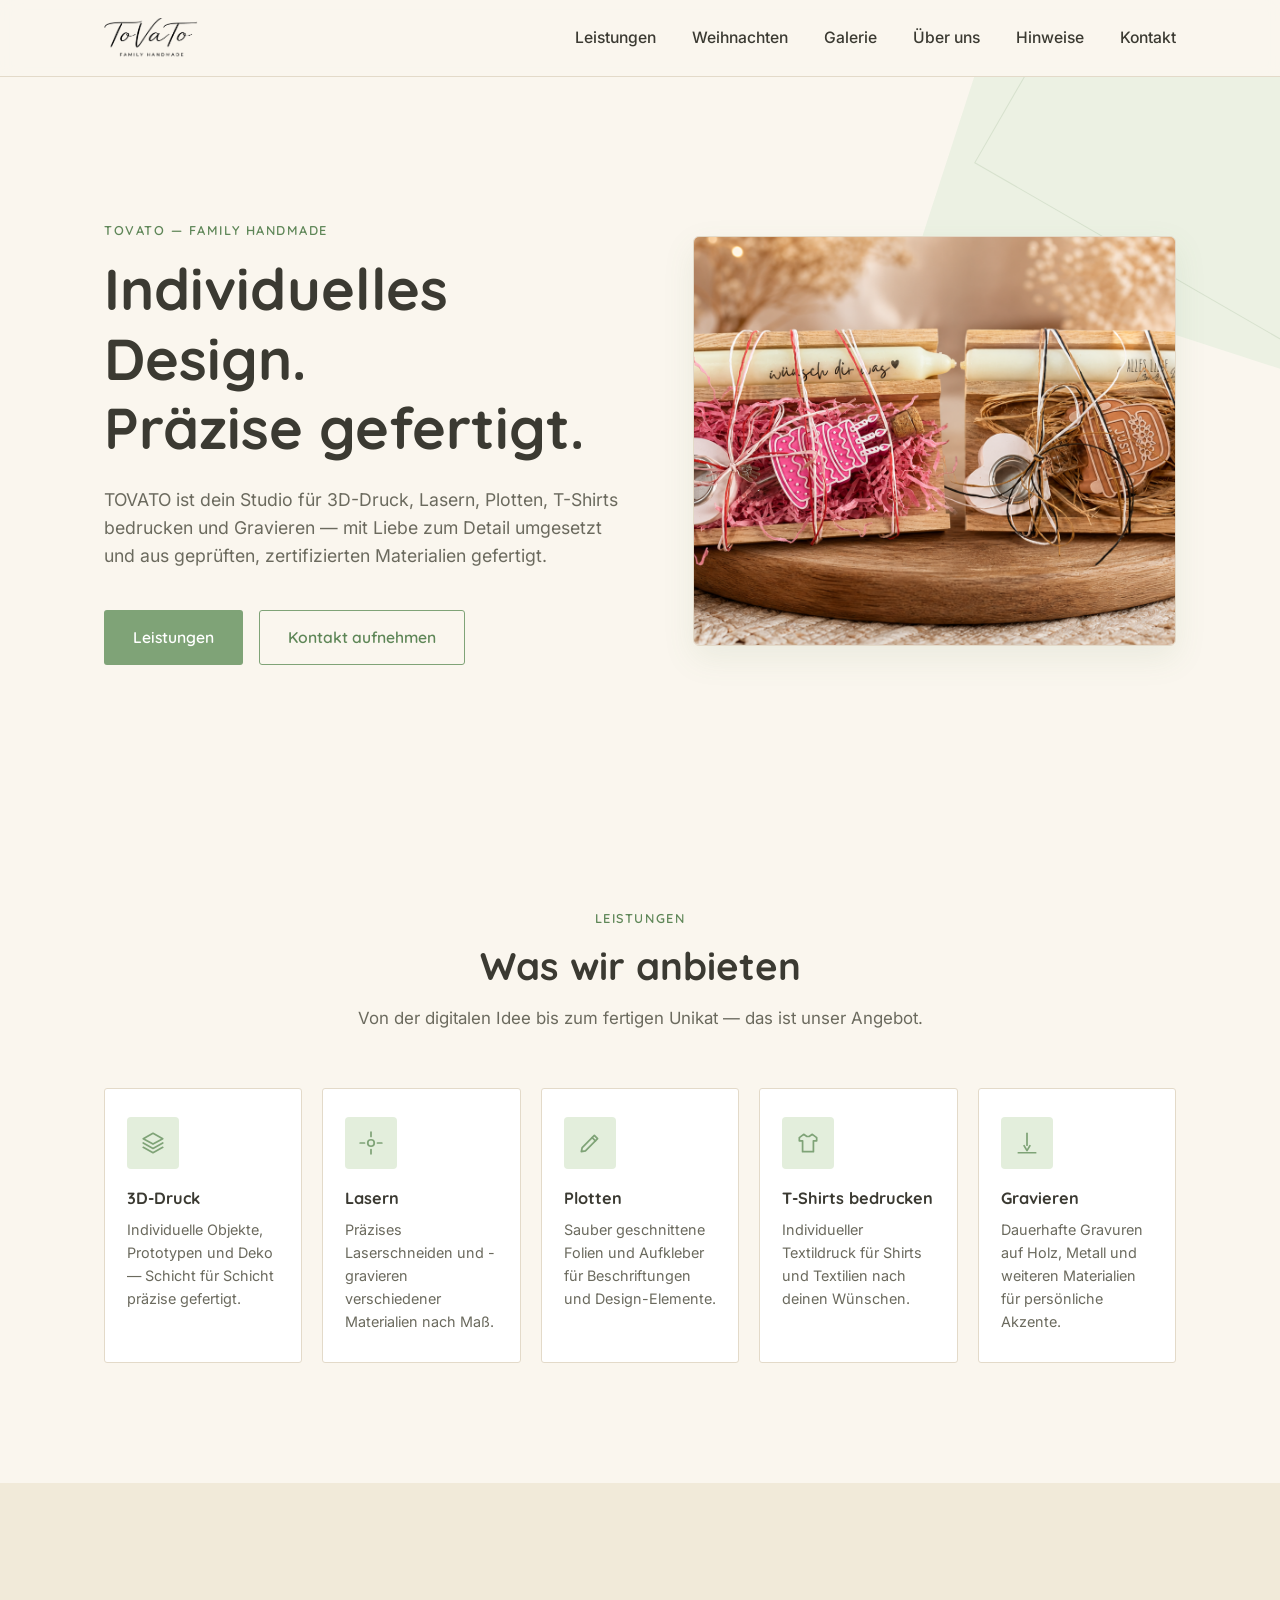
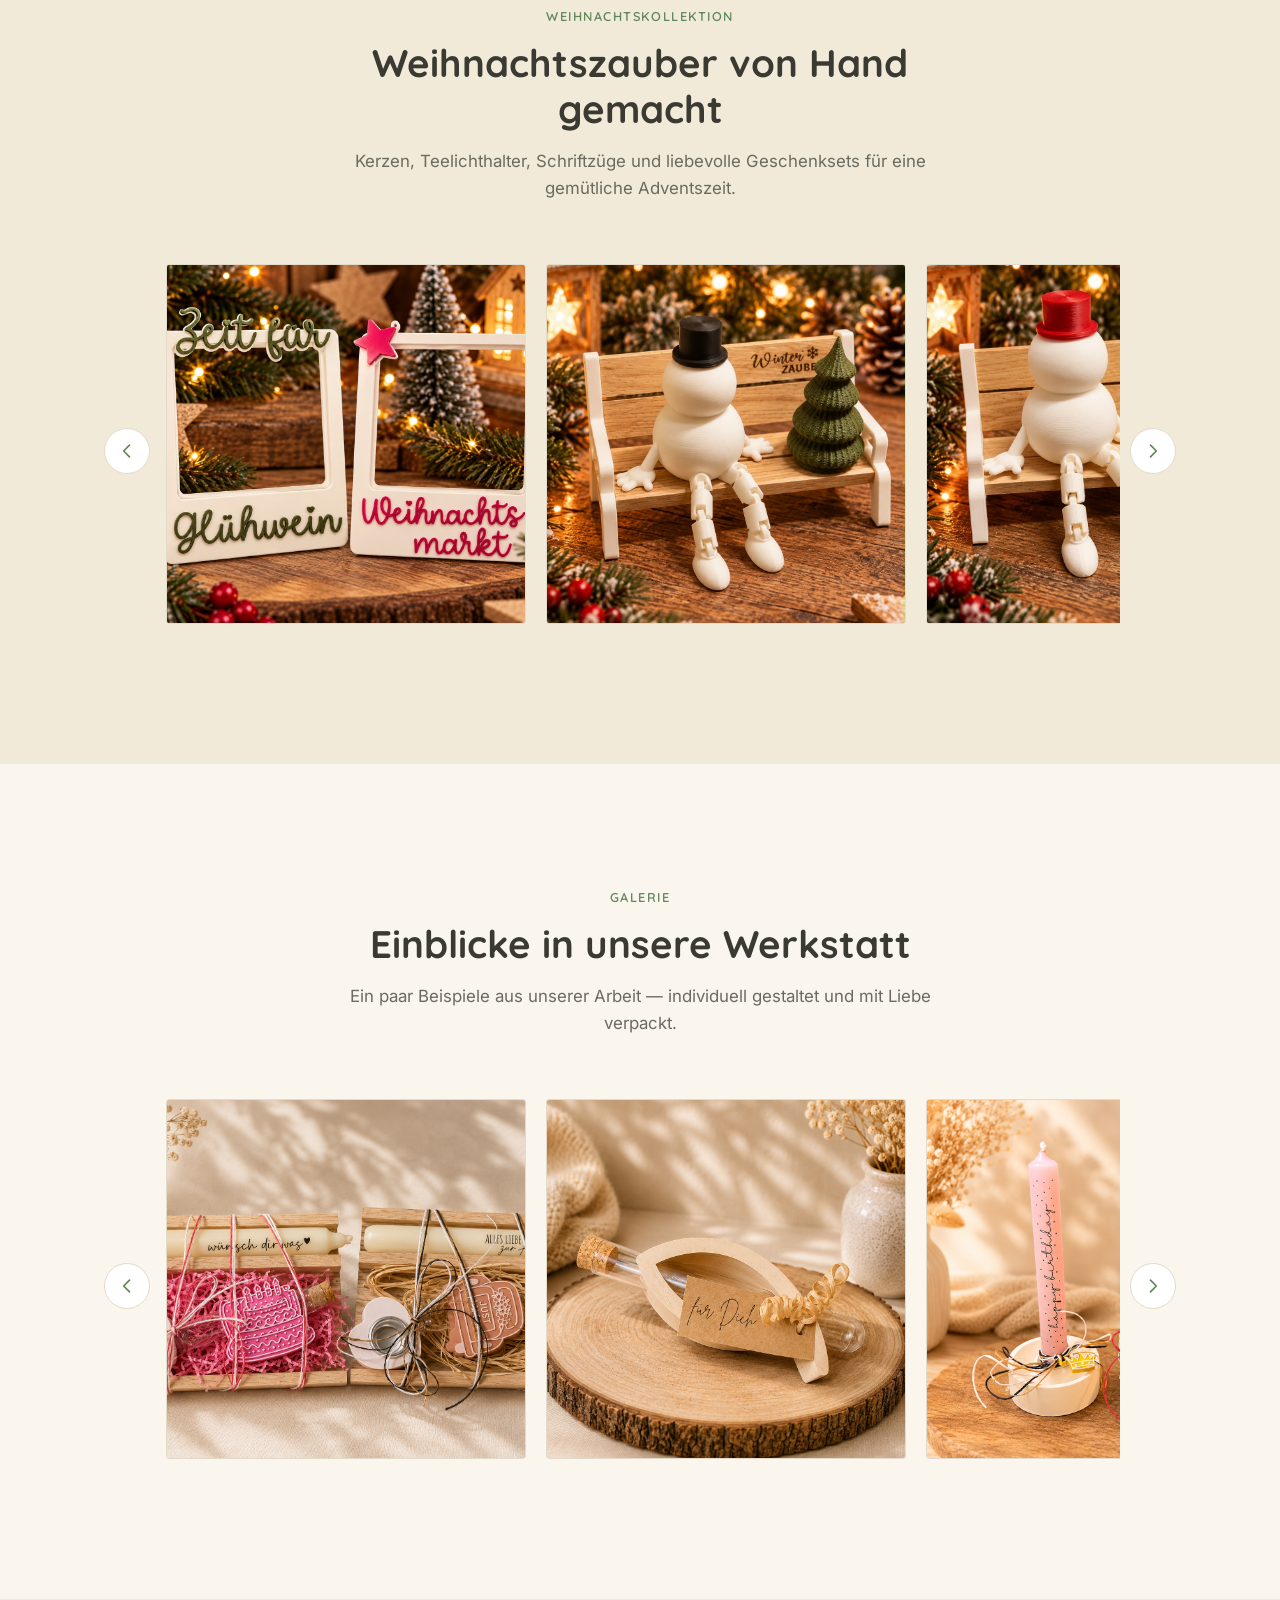
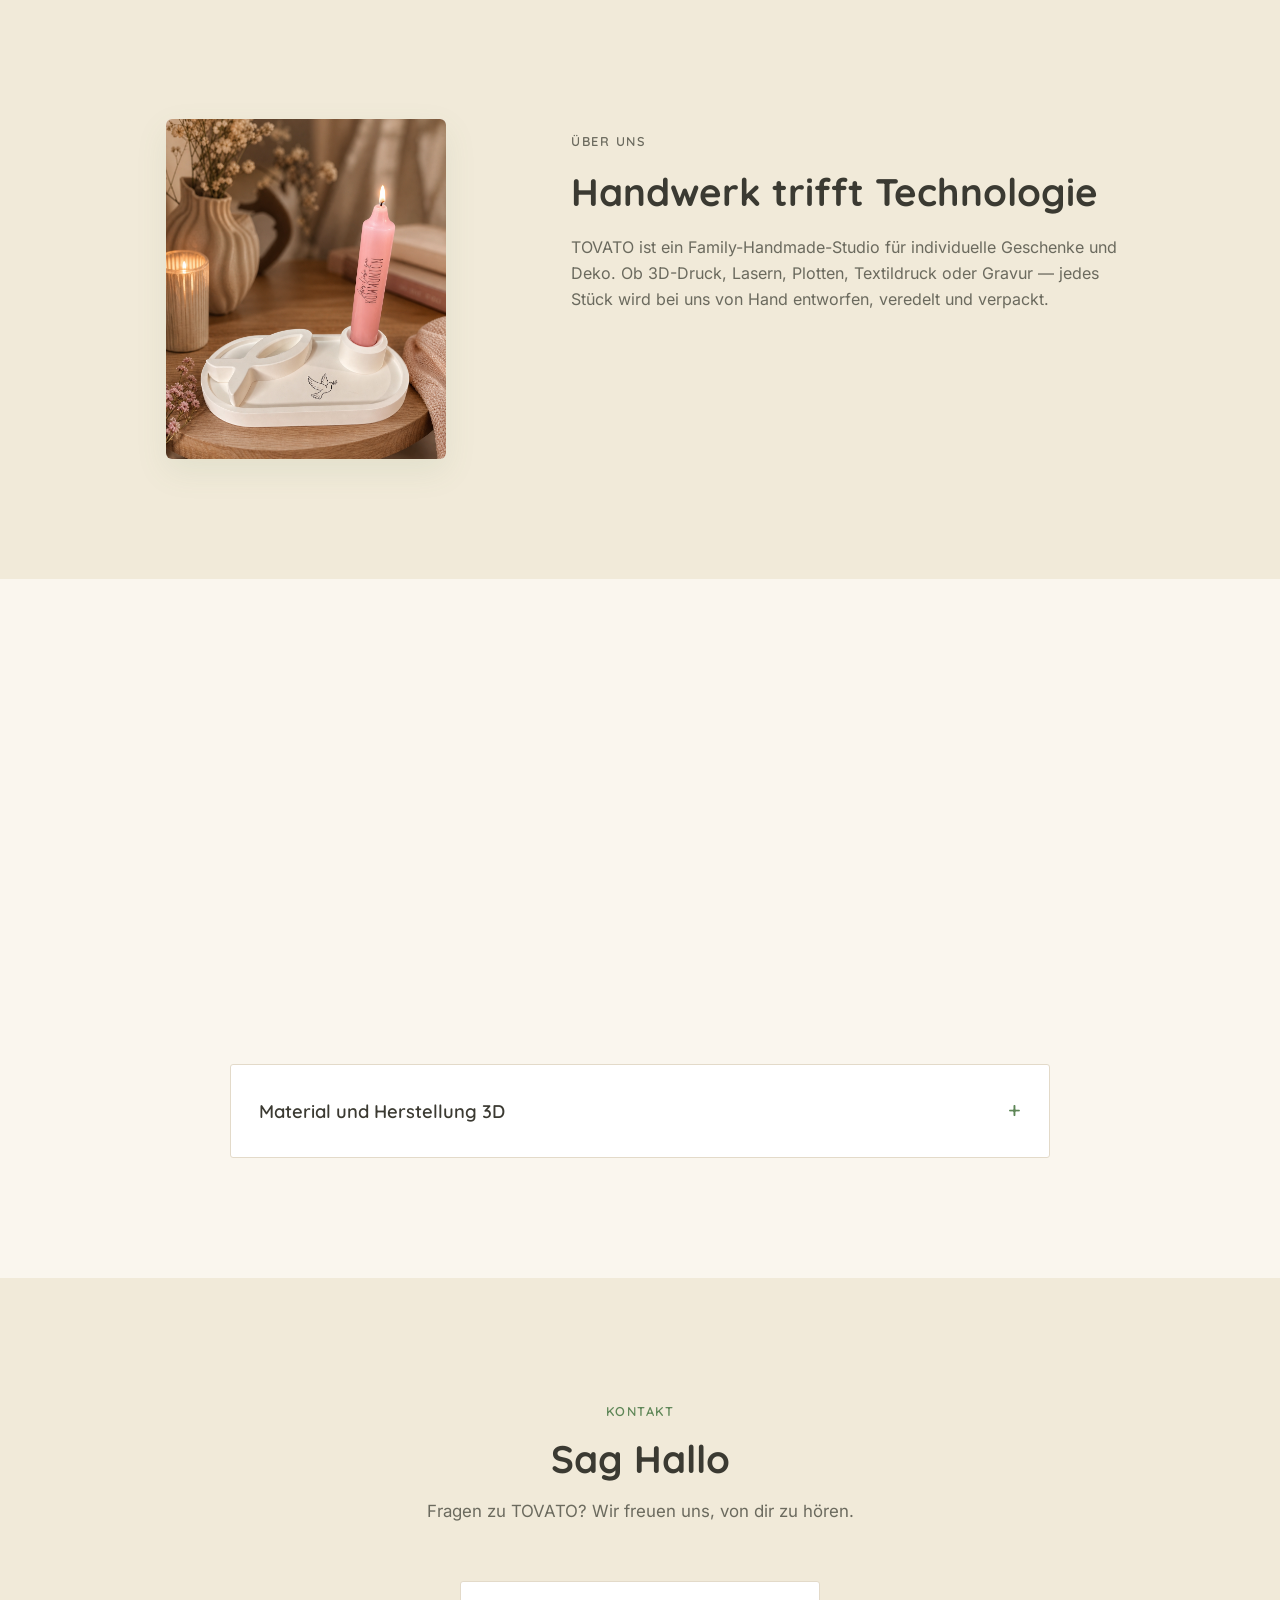
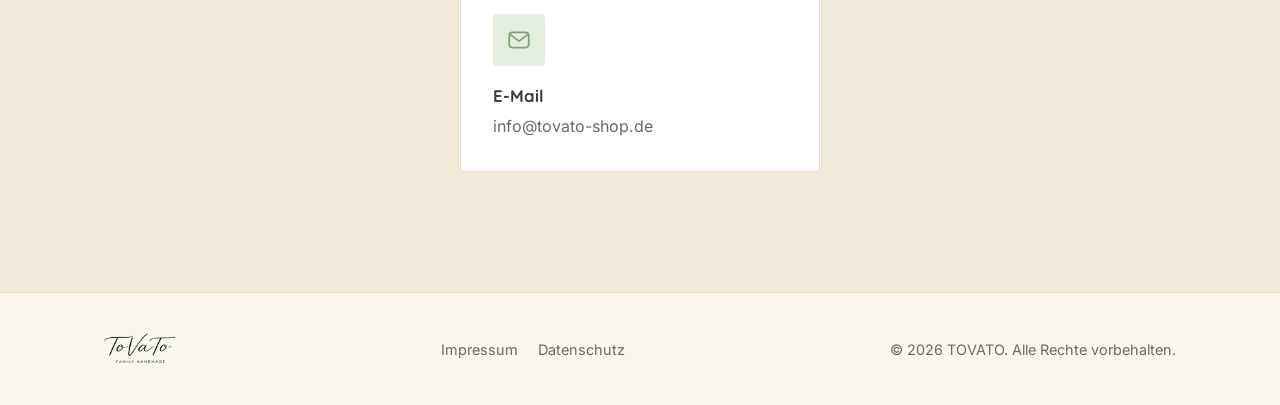
<file: index.html>
<!DOCTYPE html>
<html lang="de">
<head>
  <meta charset="UTF-8" />
  <meta name="viewport" content="width=device-width, initial-scale=1.0" />
  <title>TOVATO — Family Handmade: 3D-Druck, Lasern, Plotten &amp; Gravur</title>
  <meta name="description" content="TOVATO ist ein Family-Handmade-Studio für individuelle Geschenke: 3D-Druck, Lasern, Plotten, T-Shirt-Druck und Gravur. Erfahre mehr über uns und nimm Kontakt auf." />

  <link rel="icon" href="assets/img/favicon.svg" type="image/svg+xml" />
  <link rel="stylesheet" href="assets/css/style.css" />
</head>
<body>

  <a class="skip-link" href="#main">Zum Inhalt springen</a>

  <header class="site-header" id="top">
    <div class="container header-inner">
      <a class="logo" href="#top" aria-label="TOVATO Startseite">
        <img class="logo-img" src="assets/img/logo-transparent.png" alt="TOVATO – Family Handmade" />
      </a>

      <nav class="main-nav" id="main-nav">
        <ul>
          <li><a href="#leistungen">Leistungen</a></li>
          <li><a href="#weihnachten">Weihnachten</a></li>
          <li><a href="#galerie">Galerie</a></li>
          <li><a href="#ueber-uns">Über uns</a></li>
          <li><a href="#zertifikate">Hinweise</a></li>
          <li><a href="#kontakt">Kontakt</a></li>
        </ul>
      </nav>

      <button class="nav-toggle" id="nav-toggle" aria-expanded="false" aria-controls="main-nav" aria-label="Menü öffnen">
        <span></span>
        <span></span>
        <span></span>
      </button>
    </div>
  </header>

  <main id="main">

    <!-- Hero -->
    <section class="hero">
      <div class="hero-blob" aria-hidden="true"></div>
      <div class="container hero-inner">
        <div class="hero-copy">
          <p class="eyebrow reveal">TOVATO — Family Handmade</p>
          <h1 class="reveal">Individuelles Design.<br />Präzise gefertigt.</h1>
          <p class="hero-text reveal">
            TOVATO ist dein Studio für 3D-Druck, Lasern, Plotten, T-Shirts bedrucken und Gravieren —
            mit Liebe zum Detail umgesetzt und aus geprüften, zertifizierten Materialien gefertigt.
          </p>
          <div class="hero-actions reveal">
            <a href="#leistungen" class="btn btn-primary">Leistungen</a>
            <a href="#kontakt" class="btn btn-secondary">Kontakt aufnehmen</a>
          </div>
        </div>
        <div class="hero-media reveal">
          <img src="assets/img/tovato-boxen.png" alt="Personalisierte Holzboxen mit gravierten Kerzen von TOVATO" />
        </div>
      </div>
    </section>

    <!-- Leistungen -->
    <section class="section" id="leistungen">
      <div class="container">
        <div class="section-heading">
          <p class="eyebrow reveal">Leistungen</p>
          <h2 class="reveal">Was wir anbieten</h2>
          <p class="section-lead reveal">
            Von der digitalen Idee bis zum fertigen Unikat — das ist unser Angebot.
          </p>
        </div>

        <div class="service-grid">

          <div class="service-card reveal">
            <div class="service-icon" aria-hidden="true">
              <svg width="26" height="26" viewBox="0 0 24 24" fill="none" xmlns="http://www.w3.org/2000/svg">
                <path d="M12 3L21 8L12 13L3 8L12 3Z" stroke="#7FA377" stroke-width="1.6" stroke-linejoin="round" />
                <path d="M3 12L12 17L21 12" stroke="#7FA377" stroke-width="1.6" stroke-linecap="round" stroke-linejoin="round" />
                <path d="M3 16L12 21L21 16" stroke="#7FA377" stroke-width="1.6" stroke-linecap="round" stroke-linejoin="round" />
              </svg>
            </div>
            <h3>3D-Druck</h3>
            <p>Individuelle Objekte, Prototypen und Deko — Schicht für Schicht präzise gefertigt.</p>
          </div>

          <div class="service-card reveal">
            <div class="service-icon" aria-hidden="true">
              <svg width="26" height="26" viewBox="0 0 24 24" fill="none" xmlns="http://www.w3.org/2000/svg">
                <circle cx="12" cy="12" r="3" stroke="#7FA377" stroke-width="1.6" />
                <path d="M12 2V6M12 18V22M2 12H6M18 12H22" stroke="#7FA377" stroke-width="1.6" stroke-linecap="round" />
              </svg>
            </div>
            <h3>Lasern</h3>
            <p>Präzises Laserschneiden und -gravieren verschiedener Materialien nach Maß.</p>
          </div>

          <div class="service-card reveal">
            <div class="service-icon" aria-hidden="true">
              <svg width="26" height="26" viewBox="0 0 24 24" fill="none" xmlns="http://www.w3.org/2000/svg">
                <path d="M4 20L4.8 16.2L16 5L19 8L7.8 19.2L4 20Z" stroke="#7FA377" stroke-width="1.6" stroke-linejoin="round" />
                <path d="M14 7L17 10" stroke="#7FA377" stroke-width="1.6" stroke-linecap="round" />
              </svg>
            </div>
            <h3>Plotten</h3>
            <p>Sauber geschnittene Folien und Aufkleber für Beschriftungen und Design-Elemente.</p>
          </div>

          <div class="service-card reveal">
            <div class="service-icon" aria-hidden="true">
              <svg width="26" height="26" viewBox="0 0 24 24" fill="none" xmlns="http://www.w3.org/2000/svg">
                <path d="M8 4L4 7V10H7V20H17V10H20V7L16 4L13 6H11L8 4Z" stroke="#7FA377" stroke-width="1.6" stroke-linejoin="round" />
              </svg>
            </div>
            <h3>T-Shirts bedrucken</h3>
            <p>Individueller Textildruck für Shirts und Textilien nach deinen Wünschen.</p>
          </div>

          <div class="service-card reveal">
            <div class="service-icon" aria-hidden="true">
              <svg width="26" height="26" viewBox="0 0 24 24" fill="none" xmlns="http://www.w3.org/2000/svg">
                <path d="M12 3V14" stroke="#7FA377" stroke-width="1.6" stroke-linecap="round" />
                <path d="M9 14L12 19L15 14" stroke="#7FA377" stroke-width="1.6" stroke-linejoin="round" />
                <path d="M4 21H20" stroke="#7FA377" stroke-width="1.6" stroke-linecap="round" />
              </svg>
            </div>
            <h3>Gravieren</h3>
            <p>Dauerhafte Gravuren auf Holz, Metall und weiteren Materialien für persönliche Akzente.</p>
          </div>

        </div>
      </div>
    </section>

    <!-- Weihnachtskollektion -->
    <section class="section section-alt" id="weihnachten">
      <div class="container">
        <div class="section-heading">
          <p class="eyebrow reveal">Weihnachtskollektion</p>
          <h2 class="reveal">Weihnachtszauber von Hand gemacht</h2>
          <p class="section-lead reveal">
            Kerzen, Teelichthalter, Schriftzüge und liebevolle Geschenksets für eine gemütliche Adventszeit.
          </p>
        </div>

        <div class="carousel reveal">
          <button class="carousel-btn carousel-btn-prev" type="button" aria-label="Vorheriges Bild">
            <svg width="20" height="20" viewBox="0 0 24 24" fill="none" xmlns="http://www.w3.org/2000/svg">
              <path d="M15 5L8 12L15 19" stroke="currentColor" stroke-width="2" stroke-linecap="round" stroke-linejoin="round" />
            </svg>
          </button>

          <div class="carousel-track" tabindex="0" role="region" aria-label="Weihnachtskollektion, horizontal scrollbar">
            <div class="carousel-item">
              <img src="assets/img/tovato-weihnachten-fotorahmen-gluehwein-weihnachtsmarkt.jpg" alt="Zwei Bilderrahmen im Sofortbild-Stil mit 3D-Schriftzügen 'Zeit für Glühwein' und 'Weihnachtsmarkt'" loading="lazy" />
            </div>
            <div class="carousel-item">
              <img src="assets/img/tovato-weihnachten-schneemann-bank-winterzauber.jpg" alt="3D-gedruckter Schneemann mit Zylinder auf Holzbank 'Winterzauber' neben grünem Tannenbaum" loading="lazy" />
            </div>
            <div class="carousel-item">
              <img src="assets/img/tovato-weihnachten-schneemann-bank-adventslicht.jpg" alt="Schneemann mit rotem Hut auf Holzbank 'Adventslicht' mit Teelichthalter" loading="lazy" />
            </div>
            <div class="carousel-item">
              <img src="assets/img/tovato-weihnachten-geschenkboxen-holz.jpg" alt="Vier Holz-Geschenkboxen mit Stabkerze, Teelichthalter und Schriftzügen wie 'Merry Christmas' und 'Hohoho'" loading="lazy" />
            </div>
            <div class="carousel-item">
              <img src="assets/img/tovato-weihnachten-geschenkset-sternenfunkeln.jpg" alt="Geschenkset 'Sternenfunkeln für dich' mit rosa Kerze, Tablett, Tanne und Sternkerzenhalter" loading="lazy" />
            </div>
            <div class="carousel-item">
              <img src="assets/img/tovato-weihnachten-kerzentablett-stern-tanne.jpg" alt="Ovales Tablett mit Stern-Kerzenhalter, grüner Kerze 'Kleiner Weihnachtsgruß' und weißer Tanne" loading="lazy" />
            </div>
            <div class="carousel-item">
              <img src="assets/img/tovato-weihnachten-windlicht-haeuser.jpg" alt="Rundes Windlicht mit Häuserkranz und brennendem Teelicht" loading="lazy" />
            </div>
            <div class="carousel-item">
              <img src="assets/img/tovato-weihnachten-teelichthalter-hirsch-weihnachtsmann.jpg" alt="Zwei Teelichthalter mit Hirsch 'Frohe Weihnachten' und Weihnachtsmann 'Merry Christmas'" loading="lazy" />
            </div>
            <div class="carousel-item">
              <img src="assets/img/tovato-weihnachten-kerzenhalter-kugel-tannenbaum.jpg" alt="Kugel-Kerzenhalter mit Sternen und Kerze 'Oh Tannenbaum'" loading="lazy" />
            </div>
            <div class="carousel-item">
              <img src="assets/img/tovato-weihnachten-kerzenhalter-rund-herz.jpg" alt="Runder und herzförmiger Kerzenhalter mit Kerzen 'Wundervolle Weihnachten' und 'Kleiner Weihnachtsgruß'" loading="lazy" />
            </div>
            <div class="carousel-item">
              <img src="assets/img/tovato-weihnachten-herzteller-schneeflockenliebe.jpg" alt="Herzteller 'Schöne Winterzeit' mit rosa Kerze 'Schneeflockenliebe' und grüner Tanne" loading="lazy" />
            </div>
            <div class="carousel-item">
              <img src="assets/img/tovato-weihnachten-herz-kerzenhalter-frohe-weihnachten.jpg" alt="Herz-Kerzenhalter 'Frohe Weihnachten' mit rosa Stabkerze" loading="lazy" />
            </div>
            <div class="carousel-item">
              <img src="assets/img/tovato-weihnachten-vase-hallo-winter.jpg" alt="Gerippte Vase als Kerzenhalter mit Kerze 'Hallo Winter' und Tannen-Anhänger" loading="lazy" />
            </div>
            <div class="carousel-item">
              <img src="assets/img/tovato-weihnachten-teelichthalter-stern-holz.jpg" alt="Stern-Teelichthalter auf Holzbrett mit Sternenband und Sternanis" loading="lazy" />
            </div>
            <div class="carousel-item">
              <img src="assets/img/tovato-weihnachten-schriftzuege-holzsockel.jpg" alt="Schriftzüge 'Schneeflockenzauber', 'Wintermagie' und 'Weihnachtszauber' auf Holzsockeln" loading="lazy" />
            </div>
            <div class="carousel-item">
              <img src="assets/img/tovato-weihnachten-holzschild-weihnachtszauber.jpg" alt="Graviertes Holzschild 'Ein kleines bisschen Weihnachtszauber' mit weißer Fächer-Tanne" loading="lazy" />
            </div>
            <div class="carousel-item">
              <img src="assets/img/tovato-weihnachten-schutzengel-glueck-to-go.jpg" alt="Weiße Schutzengel-Figur in Geschenktüte 'Glück to go' mit Anhänger 'Schutzengel to go'" loading="lazy" />
            </div>
            <div class="carousel-item">
              <img src="assets/img/tovato-weihnachten-geldgeschenk-tannenbaum-wintermoment.jpg" alt="Geldgeschenk als Kerze mit Tannenbaum-Halter 'Kleiner Wintermoment' in Tüte 'Eine Tüte voller Weihnachtszauber'" loading="lazy" />
            </div>
            <div class="carousel-item">
              <img src="assets/img/tovato-weihnachten-duftkerze-schoene-winterzeit.jpg" alt="Kerze im Glas mit Häuser-Motiv und Aufschrift 'Schöne Winterzeit'" loading="lazy" />
            </div>
            <div class="carousel-item">
              <img src="assets/img/tovato-weihnachten-stern-kerzenhalter-oh-tannenbaum.jpg" alt="Sternförmiger Kerzenhalter 'Oh Tannenbaum' mit Schneemann-Kerze und Schneeflocken-Anhänger" loading="lazy" />
            </div>
            <div class="carousel-item">
              <img src="assets/img/tovato-weihnachten-kerzenschale-haus-weihnachtszauber.jpg" alt="Runde Kerzenschale mit Häuschen und Stern-Einsatz, Kerze 'Kleiner Weihnachtszauber'" loading="lazy" />
            </div>
          </div>

          <button class="carousel-btn carousel-btn-next" type="button" aria-label="Nächstes Bild">
            <svg width="20" height="20" viewBox="0 0 24 24" fill="none" xmlns="http://www.w3.org/2000/svg">
              <path d="M9 5L16 12L9 19" stroke="currentColor" stroke-width="2" stroke-linecap="round" stroke-linejoin="round" />
            </svg>
          </button>
        </div>
      </div>
    </section>

    <!-- Galerie -->
    <section class="section" id="galerie">
      <div class="container">
        <div class="section-heading">
          <p class="eyebrow reveal">Galerie</p>
          <h2 class="reveal">Einblicke in unsere Werkstatt</h2>
          <p class="section-lead reveal">
            Ein paar Beispiele aus unserer Arbeit — individuell gestaltet und mit Liebe verpackt.
          </p>
        </div>

        <div class="carousel reveal">
          <button class="carousel-btn carousel-btn-prev" type="button" aria-label="Vorheriges Bild">
            <svg width="20" height="20" viewBox="0 0 24 24" fill="none" xmlns="http://www.w3.org/2000/svg">
              <path d="M15 5L8 12L15 19" stroke="currentColor" stroke-width="2" stroke-linecap="round" stroke-linejoin="round" />
            </svg>
          </button>

          <div class="carousel-track" id="gallery-track" tabindex="0" role="region" aria-label="Bildergalerie, horizontal scrollbar">
            <div class="carousel-item">
              <img src="assets/img/tovato-geschenkbox-kerzen.png" alt="Personalisierte Geschenkboxen mit Kerze, Wunschzettel und Glasfläschchen zu Geburtstag und Hochzeit" loading="lazy" />
            </div>
            <div class="carousel-item">
              <img src="assets/img/tovato-glasflasche-fuer-dich.png" alt="Glasfläschchen 'für Dich' in kleiner Holzhalterung" loading="lazy" />
            </div>
            <div class="carousel-item">
              <img src="assets/img/tovato-kerzenhalter-geburtstag-muttertag.png" alt="Kerzenhalter mit personalisierten Kerzen zu Geburtstag und Muttertag" loading="lazy" />
            </div>
            <div class="carousel-item">
              <img src="assets/img/tovato-tortenkerze-pustekuchen.png" alt="Kerze 'Herzlichen Glückwunsch' auf tortenförmigem Kerzenhalter 'Pustekuchen'" loading="lazy" />
            </div>
            <div class="carousel-item">
              <img src="assets/img/tovato-gartenstecker-blumen.png" alt="Gartenstecker aus Metall mit Blumen-, Schmetterlings- und Brautpaar-Motiven" loading="lazy" />
            </div>
            <div class="carousel-item">
              <img src="assets/img/tovato-kerzenhalter-smiley-trio.png" alt="Drei Smiley-Kerzenhalter aus Keramik mit personalisierten Stabkerzen" loading="lazy" />
            </div>
            <div class="carousel-item">
              <img src="assets/img/tovato-wichtel-wichtelig.png" alt="Wichtel-Figur auf Holzschild 'Du bist mir wichtelig'" loading="lazy" />
            </div>
            <div class="carousel-item">
              <img src="assets/img/tovato-wunscherfueller-fisch.png" alt="Wunscherfüller-Fläschchen mit Fisch-Anhänger in Holzhalterung" loading="lazy" />
            </div>
            <div class="carousel-item">
              <img src="assets/img/tovato-wunschlicht-set.png" alt="Geschenkset 'Wunschlicht' mit Kerze und Wunscherfüller-Fläschchen zum Geburtstag" loading="lazy" />
            </div>
            <div class="carousel-item">
              <img src="assets/img/tovato-bienchen-glas.png" alt="Kerzenglas mit Bienchen-Motiv und Spruch 'Hat die Blume einen Knick'" loading="lazy" />
            </div>
            <div class="carousel-item">
              <img src="assets/img/tovato-herzensmensch-box.png" alt="Geschenkbox 'Herzensmensch' mit Kerze, Teelichthalter und 3D-Schriftzug" loading="lazy" />
            </div>
            <div class="carousel-item">
              <img src="assets/img/tovato-kerzentabletts-ahoi-perfekt.jpg" alt="Kerzentabletts mit Sprüchen 'Ahoi' und 'Du musst nicht perfekt sein, nur echt'" loading="lazy" />
            </div>
            <div class="carousel-item">
              <img src="assets/img/tovato-weihnachtsgruesse-glas.png" alt="Beleuchtetes Glas mit Aufschrift 'Weihnachtsgrüße'" loading="lazy" />
            </div>
            <div class="carousel-item">
              <img src="assets/img/tovato-beste-mama-herz.png" alt="Herzförmiger Kerzenhalter mit Aufschrift 'Beste Mama'" loading="lazy" />
            </div>
            <div class="carousel-item">
              <img src="assets/img/tovato-wunscherfueller-gott-segne-dich.png" alt="Teelichthalter mit Wunscherfüller-Fläschchen 'Gott segne dich'" loading="lazy" />
            </div>
            <div class="carousel-item">
              <img src="assets/img/tovato-regenbogen-kerzenhalter.png" alt="Regenbogen-Kerzenhalter aus Keramik mit Spruch 'Du bist einfach toll'" loading="lazy" />
            </div>
            <div class="carousel-item">
              <img src="assets/img/tovato-blumenstecker-gelb.png" alt="Gelber Blumenstecker als Deko in Steinschale" loading="lazy" />
            </div>
            <div class="carousel-item">
              <img src="assets/img/tovato-vasen-gartenglueck-homesweethome.png" alt="Zwei geprägte Keramikvasen mit Schriftzug 'Garten Glück' und 'Home sweet Home'" loading="lazy" />
            </div>
            <div class="carousel-item">
              <img src="assets/img/tovato-glaeser-zuckerfreude-recklinghausen.png" alt="Vorratsgläser mit Gravur 'Zuckerfreude' und Stadtsilhouette 'Süßes Recklinghausen'" loading="lazy" />
            </div>
            <div class="carousel-item">
              <img src="assets/img/tovato-windlichter-trio.png" alt="Drei Windlichter mit Sprüchen 'Sommerabend', 'Glücksmoment' und 'Gartenliebe'" loading="lazy" />
            </div>
            <div class="carousel-item">
              <img src="assets/img/tovato-happy-birthday-baer.png" alt="Herzförmiger Kerzenteller 'Happy Birthday' mit Bärenfigur und Kerze 'Hip Hip Hurra'" loading="lazy" />
            </div>
            <div class="carousel-item">
              <img src="assets/img/tovato-ja-fuer-immer-flaeschchen.png" alt="Fläschchen-Duo 'Ja für immer' mit Aufschrift 'love' und 'let love glow'" loading="lazy" />
            </div>
            <div class="carousel-item">
              <img src="assets/img/tovato-schluesselanhaenger-patenonkel.png" alt="Lederanhänger mit Bärenmotiv und Gravur 'Patenonkel'" loading="lazy" />
            </div>
            <div class="carousel-item">
              <img src="assets/img/tovato-schulkind-2026.png" alt="Fläschchen-Duo 'Schulkind 2026' in Rosa und Blau" loading="lazy" />
            </div>
            <div class="carousel-item">
              <img src="assets/img/tovato-filz-anhaenger-set.png" alt="Filz-Schlüsselanhänger-Set mit Sprüchen wie 'Herzensmensch', 'Girlpower' und 'Elterntaxi'" loading="lazy" />
            </div>
            <div class="carousel-item">
              <img src="assets/img/tovato-kerzenglaeser-du-bist-trio.png" alt="Geriffelte Kerzengläser 'Du bist wunderbar/wichtig/einfach toll' und Teelichthalter 'Momente bleiben'" loading="lazy" />
            </div>
            <div class="carousel-item">
              <img src="assets/img/tovato-teelichthalter-herz-trio.png" alt="Drei geriffelte Teelichthalter mit Herz-Applikation" loading="lazy" />
            </div>
            <div class="carousel-item">
              <img src="assets/img/tovato-blumenkugel-stecker.png" alt="Blumenkugel-Gartenstecker mit Anhänger 'Schön, dass es Dich gibt'" loading="lazy" />
            </div>
            <div class="carousel-item">
              <img src="assets/img/tovato-streichholzhalter-trio.png" alt="Drei Streichholzhalter aus Keramik in Blumen-, Herz- und Hausform" loading="lazy" />
            </div>
            <div class="carousel-item">
              <img src="assets/img/tovato-herbst-fluestern.png" alt="Dekorativer Schriftzug 'Herbst Flüstern' mit Ahornblatt auf Holzsockel" loading="lazy" />
            </div>
          </div>

          <button class="carousel-btn carousel-btn-next" type="button" aria-label="Nächstes Bild">
            <svg width="20" height="20" viewBox="0 0 24 24" fill="none" xmlns="http://www.w3.org/2000/svg">
              <path d="M9 5L16 12L9 19" stroke="currentColor" stroke-width="2" stroke-linecap="round" stroke-linejoin="round" />
            </svg>
          </button>
        </div>
      </div>
    </section>

    <!-- Über uns -->
    <section class="section section-alt" id="ueber-uns">
      <div class="container about-grid">
        <div class="about-visual reveal">
          <div class="about-shape">
            <img src="assets/img/tovato-fischkerze.png" alt="Kommunionskerze mit Taube-Motiv von TOVATO" />
          </div>
        </div>
        <div class="about-content">
          <p class="eyebrow reveal">Über uns</p>
          <h2 class="reveal">Handwerk trifft Technologie</h2>
          <p class="reveal">
            TOVATO ist ein Family-Handmade-Studio für individuelle Geschenke und Deko. Ob 3D-Druck,
            Lasern, Plotten, Textildruck oder Gravur — jedes Stück wird bei uns von Hand entworfen,
            veredelt und verpackt.
          </p>
          <p class="reveal">
            Uns ist wichtig, wie unsere Produkte entstehen: Wir setzen auf sorgfältig ausgewählte,
            zertifizierte Materialien und legen Wert auf eine transparente, verantwortungsvolle
            Produktion — von der ersten Idee bis zum fertigen Geschenk.
          </p>
        </div>
      </div>
    </section>

    <!-- Hinweise -->
    <section class="section" id="zertifikate">
      <div class="container">
        <div class="section-heading">
          <p class="eyebrow reveal">Sicherheit</p>
          <h2 class="reveal">Sicherheits- und Gebrauchshinweise</h2>
          <p class="section-lead reveal">
            Bitte lies dir vor der Nutzung unserer handgefertigten Produkte die folgenden Hinweise
            aufmerksam durch.
          </p>
        </div>

        <div class="info-accordion-list">

          <details class="info-accordion reveal">
            <summary>Allgemeine Hinweise Raysin</summary>
            <div class="info-content">

              <p>
                Unsere Dekorationsartikel und Kerzenhalter werden unter anderem aus Keraflott-Gießmasse
                gefertigt. Keraflott ist ein mineralisches Gießpulver mit verschiedenen Bestandteilen und
                wird vom Hersteller unter anderem als Mischung aus Mineralien und Polymeren beschrieben.
                Das genaue Mischungsverhältnis ist herstellerspezifisch. Das Sicherheitsdatenblatt der
                verwendeten Gießmasse ist die maßgebliche Quelle für die chemischen Inhaltsstoffe und
                Sicherheitsdaten. (Keraflott)
              </p>
              <p>
                Die fertig ausgehärteten Produkte sind ausschließlich für den vorgesehenen Dekorations-
                und Gebrauchsbereich bestimmt. Sie sind kein Spielzeug und sollten insbesondere von
                Kleinkindern ferngehalten werden.
              </p>

              <h4>Verwendung mit Kerzen</h4>
              <p>Bitte beachten Sie bei allen Produkten, die mit einer Kerze verwendet werden:</p>
              <ul>
                <li>Brennende Kerzen niemals unbeaufsichtigt lassen.</li>
                <li>Kerzenhalter immer auf eine standsichere, ebene und hitzebeständige Unterlage stellen.</li>
                <li>Ausreichenden Abstand zu brennbaren Gegenständen wie Vorhängen, Papier, Holz, Stoffen und Dekoration einhalten.</li>
                <li>Kinder und Haustiere von brennenden Kerzen fernhalten.</li>
                <li>Brennende Kerzen nicht bewegen.</li>
                <li>Zugluft vermeiden.</li>
                <li>Mehrere brennende Kerzen mit ausreichendem Abstand voneinander aufstellen.</li>
                <li>Die Kerze immer senkrecht aufstellen.</li>
                <li>Kerzen nur verwenden, wenn sie sicher und stabil in der vorgesehenen Halterung stehen.</li>
                <li>Die Kerzenflamme darf niemals direkten Kontakt mit dem Keraflott-Produkt oder anderen Dekorationselementen haben.</li>
                <li>Zwischen Flamme und Kerzenhalter beziehungsweise Dekoration muss stets ein ausreichender Sicherheitsabstand bestehen.</li>
                <li>Brennende oder noch heiße Kerzen nicht direkt an andere Gegenstände, Wände oder Dekorationen stellen.</li>
              </ul>

              <h4>Besonderer Hinweis bei Teelichtern</h4>
              <p>
                Teelichter dürfen ausschließlich mit einem geeigneten, hitzebeständigen Einsatz oder
                Behälter verwendet werden. Das flüssige Wachs und die Metallhülle dürfen nicht direkt mit
                dem Keraflott in Berührung kommen.
              </p>
              <p>
                Die Kerze darf nicht bis zu dem Punkt abbrennen, an dem eine starke direkte
                Hitzeentwicklung auf den Kerzenhalter entsteht. Wenn der verwendete Kerzenhalter oder
                Einsatz heiß wird, die Kerze nicht weiter abbrennen lassen.
              </p>
              <p>
                Verwenden Sie nur Kerzen in der vorgesehenen Größe. Größere oder ungeeignete Kerzen
                können eine deutlich höhere Wärmebelastung verursachen.
              </p>

              <h4>Besonderer Hinweis zu Stabkerzen</h4>
              <p>
                Bei Stabkerzen ist darauf zu achten, dass diese fest und gerade im vorgesehenen Halter
                stehen. Die Kerze darf nicht kippen oder wackeln.
              </p>
              <p>
                Stabkerzen rechtzeitig löschen und nicht vollständig bis zum Kerzenhalter herunterbrennen
                lassen. Insbesondere der letzte Rest einer Stabkerze kann zu einer deutlich erhöhten
                Wärmebelastung des Kerzenhalters führen.
              </p>

              <h4>Wärme und offene Flammen</h4>
              <p>
                Auch wenn die verwendete Keraflott-Gießmasse selbst laut Sicherheitsdatenblatt nicht als
                brennbar eingestuft ist, können starke oder andauernde Hitzeeinwirkungen das fertige
                Produkt beschädigen. Deshalb dürfen Keraflott-Produkte nicht mit einer offenen Flamme in
                direkten Kontakt kommen und nicht dauerhaft hohen Temperaturen ausgesetzt werden.
                (HOBBYFun)
              </p>
              <p>
                Bei Überhitzung, Verfärbungen, Rissen, Beschädigungen oder einer ungewöhnlich starken
                Erwärmung ist die Kerze sofort zu löschen und das Produkt nicht weiter mit offenem Feuer
                zu verwenden.
              </p>
              <p>
                Beschädigte, gerissene oder instabile Kerzenhalter dürfen nicht weiter für brennende
                Kerzen genutzt werden.
              </p>

              <h4>Dekorationsartikel</h4>
              <p>
                Reine Dekorationsartikel aus Keraflott sind nicht automatisch für die Verwendung mit
                offenen Flammen geeignet. Auf einem Dekorationsprodukt dürfen Kerzen nur dann angezündet
                werden, wenn das Produkt ausdrücklich als Kerzenhalter vorgesehen und entsprechend
                konstruiert ist.
              </p>
              <p>
                Dekorationsartikel nicht in direkte Nähe von Feuer, Heizstrahlern, Kaminöfen oder anderen
                starken Wärmequellen stellen.
              </p>

              <h4>Umgang mit Feuchtigkeit</h4>
              <p>
                Keraflott-Produkte sollten vor dauerhafter Feuchtigkeit und starker Nässe geschützt
                werden. Das Material kann Wasser aufnehmen. Flüssigkeiten und Feuchtigkeit daher möglichst
                zeitnah entfernen.
              </p>
              <p>
                Je nach Oberflächenbehandlung oder Versiegelung kann die Widerstandsfähigkeit gegen
                Feuchtigkeit unterschiedlich sein. Unsere Produkte sind nicht automatisch lebensmittelecht
                und nicht zur Aufbewahrung von Lebensmitteln vorgesehen, sofern dies nicht ausdrücklich
                angegeben ist.
              </p>

              <h4>Reinigung und Pflege</h4>
              <p>
                Keraflott-Produkte nur vorsichtig mit einem weichen, leicht feuchten Tuch reinigen. Nicht
                in Wasser einweichen und nicht in der Spülmaschine reinigen.
              </p>
              <p>
                Aggressive Reinigungsmittel, Scheuermittel und starke Chemikalien können die Oberfläche
                beschädigen und sollten nicht verwendet werden.
              </p>

              <h4>Sicherheit für Kinder</h4>
              <p>
                Unsere Produkte sind Dekorationsartikel und kein Kinderspielzeug. Kleinteile können sich
                lösen oder verschluckt werden. Produkte daher außerhalb der Reichweite von kleinen Kindern
                aufbewahren und verwenden.
              </p>

              <h4>Materialverhalten</h4>
              <p>
                Handgefertigte Produkte aus Gießmasse können kleine Luftbläschen, Farbabweichungen,
                Unebenheiten oder andere materialtypische Merkmale aufweisen. Diese stellen nicht
                automatisch einen Mangel dar.
              </p>
              <p>
                Bitte überprüfen Sie Produkte regelmäßig auf Beschädigungen. Stark beschädigte, gerissene
                oder instabile Produkte nicht weiter als Kerzenhalter verwenden.
              </p>

              <h4>Wichtiger Sicherheitshinweis</h4>
              <p>
                Alle Sicherheitsangaben ersetzen nicht den verantwortungsvollen Umgang mit offenem Feuer.
                Eine brennende Kerze ist grundsätzlich eine Brandquelle und muss jederzeit beaufsichtigt
                werden.
              </p>
              <p>
                Die Verantwortung für eine sichere Nutzung liegt bei der Person, die das Produkt
                verwendet. Unsere Hinweise dienen dazu, mögliche Risiken zu reduzieren, können jedoch
                nicht jede individuelle Verwendungssituation abdecken.
              </p>
              <p>
                Bitte beachten Sie immer die Sicherheitshinweise des jeweiligen Kerzenherstellers und
                verwenden Sie Kerzen ausschließlich entsprechend ihrer vorgesehenen Bestimmung.
              </p>
              <p>
                Im Falle eines Brandes sind die allgemeinen Brandschutzmaßnahmen zu beachten. Bei einem
                Feuer mit unbekannten oder brennenden Materialien ist gegebenenfalls die Feuerwehr über
                den Notruf 112 zu verständigen.
              </p>
              <p class="info-note">
                Hinweis zur Produktsicherheit: Dieser Text stellt allgemeine Sicherheits- und
                Gebrauchshinweise für unsere handgefertigten Produkte dar. Je nach konkretem Produkt,
                verwendeter Kerze, Einsatz, Versiegelung und Bauweise können zusätzliche
                produktspezifische Hinweise erforderlich sein.
              </p>

            </div>
          </details>

          <details class="info-accordion reveal">
            <summary>Material und Herstellung 3D</summary>
            <div class="info-content">

              <p>
                Unsere 3D-gedruckten Produkte werden aus Bambu PLA Matte oder PLA Basic hergestellt. PLA
                ist ein thermoplastischer Kunststoff; je nach Farbe und Charge können Pigmente,
                Farbstoffe und weitere Zusatzstoffe enthalten sein.
              </p>
              <p>
                Die Produkte sind nicht automatisch kompostierbar, lebensmittelecht oder hitzebeständig.
                Bitte beachten Sie die jeweilige Produktbeschreibung.
              </p>

              <h4>Kein Spielzeug</h4>
              <p>
                Sofern nicht ausdrücklich anders gekennzeichnet, sind unsere Produkte kein Spielzeug.
                Kleine, lose oder abgebrochene Teile können verschluckt werden. Von Babys und
                Kleinkindern fernhalten. Kinder dürfen die Produkte nur unter Aufsicht verwenden.
              </p>

              <h4>Allergien und Unverträglichkeiten</h4>
              <p>
                Individuelle Reaktionen auf PLA, Pigmente oder Zusatzstoffe können nicht ausgeschlossen
                werden. Bei bekannten Materialallergien oder Hautreizungen die Verwendung vermeiden
                beziehungsweise sofort beenden.
              </p>

              <h4>Nicht für Lebensmittel</h4>
              <p>
                Unsere Produkte sind grundsätzlich nicht für den direkten Kontakt mit Lebensmitteln oder
                Getränken vorgesehen. Eine Verwendung ist nur zulässig, wenn sie ausdrücklich für das
                jeweilige Produkt angegeben ist.
              </p>
              <p>
                Nicht für Spülmaschine, Mikrowelle oder Backofen geeignet, sofern nicht ausdrücklich
                anders angegeben.
              </p>

              <h4>Hitze und offene Flammen</h4>
              <p>PLA kann durch Hitze weich werden, sich verformen oder beschädigt werden.</p>
              <ul>
                <li>Nicht mit echten Kerzen, offenen Flammen, heißem Wachs oder anderen direkten Hitzequellen verwenden.</li>
                <li>Brennende Kerzen von 3D-gedruckten Kunststoffteilen fernhalten.</li>
                <li>Für LED-Teelichter vorgesehene Produkte ausschließlich mit LED-Teelichtern ohne offene Flamme verwenden.</li>
                <li>Nicht in aufgeheizten Fahrzeugen, bei starker Sonneneinstrahlung oder in der Nähe von Heizgeräten aufbewahren.</li>
                <li>Nicht im Backofen oder in der Mikrowelle verwenden.</li>
              </ul>

              <h4>Verwendung und Belastung</h4>
              <p>
                Bitte verwenden Sie jedes Produkt ausschließlich entsprechend seiner
                Produktbeschreibung. 3D-Druckteile können je nach Konstruktion bei Druck, Stoß oder
                starker Belastung brechen.
              </p>
              <p>
                Produkte nicht überlasten, werfen oder als Tritt, Steighilfe, Schutzprodukt oder
                sicherheitsrelevantes Bauteil verwenden, sofern dies nicht ausdrücklich angegeben ist.
                Sie sind nicht für medizinische Anwendungen bestimmt.
              </p>
              <p>
                Vor jeder Verwendung auf Risse, Verformungen, scharfe Stellen, lose Teile und sonstige
                Beschädigungen prüfen. Beschädigte Produkte nicht weiter verwenden.
              </p>

              <h4>Wasser und Reinigung</h4>
              <p>
                PLA-Produkte sind nicht grundsätzlich wasserdicht. Längeren Wasserkontakt und dauerhaft
                hohe Feuchtigkeit vermeiden.
              </p>
              <p>
                Mit einem weichen, leicht feuchten Tuch reinigen. Nicht einweichen und nicht mit
                aggressiven Reinigungsmitteln, Lösungsmitteln, Scheuermitteln, sehr heißem Wasser,
                Dampfgeräten oder in der Spülmaschine reinigen.
              </p>

              <h4>Materialtypische Eigenschaften</h4>
              <p>
                Sichtbare Schichtlinien, kleine Unebenheiten, Farbabweichungen und gelegentliche
                Fadenreste können herstellungsbedingt auftreten und stellen nicht automatisch einen
                Mangel dar.
              </p>

              <h4>Entsorgung</h4>
              <p>
                Nicht über Biomüll oder Kompost entsorgen. Bitte beachten Sie die örtlichen Vorgaben für
                Kunststoff- beziehungsweise Restmüll.
              </p>
              <p class="info-note">
                Unsachgemäße oder zweckentfremdete Verwendung kann zu Sachschäden, Verletzungen oder
                Brandgefahr führen. Maßgeblich sind stets die Produktbeschreibung und die besonderen
                Sicherheits- und Nutzungshinweise des jeweiligen Artikels.
              </p>

            </div>
          </details>

        </div>
      </div>
    </section>

    <!-- Kontakt -->
    <section class="section section-alt" id="kontakt">
      <div class="container">
        <div class="section-heading">
          <p class="eyebrow reveal">Kontakt</p>
          <h2 class="reveal">Sag Hallo</h2>
          <p class="section-lead reveal">
            Fragen zu TOVATO? Wir freuen uns, von dir zu hören.
          </p>
        </div>

        <div class="contact-grid contact-grid-single">

          <a class="contact-card reveal" href="mailto:info@tovato-shop.de">
            <div class="contact-icon" aria-hidden="true">
              <svg width="26" height="26" viewBox="0 0 24 24" fill="none" xmlns="http://www.w3.org/2000/svg">
                <rect x="3" y="5" width="18" height="14" rx="3" stroke="#7FA377" stroke-width="1.6" />
                <path d="M4 7L12 13L20 7" stroke="#7FA377" stroke-width="1.6" stroke-linecap="round" stroke-linejoin="round" />
              </svg>
            </div>
            <h3>E-Mail</h3>
            <p>info@tovato-shop.de</p>
          </a>

        </div>
      </div>
    </section>

  </main>

  <footer class="site-footer">
    <div class="container footer-inner">
      <a class="logo logo-footer" href="#top" aria-label="TOVATO Startseite">
        <img class="logo-img" src="assets/img/logo-transparent.png" alt="TOVATO – Family Handmade" />
      </a>
      <ul class="footer-links">
        <li><a href="impressum.html">Impressum</a></li>
        <li><a href="datenschutz.html">Datenschutz</a></li>
      </ul>
      <p class="footer-copy">&copy; 2026 TOVATO. Alle Rechte vorbehalten.</p>
    </div>
  </footer>

  <script src="assets/js/main.js"></script>
</body>
</html>
</file>
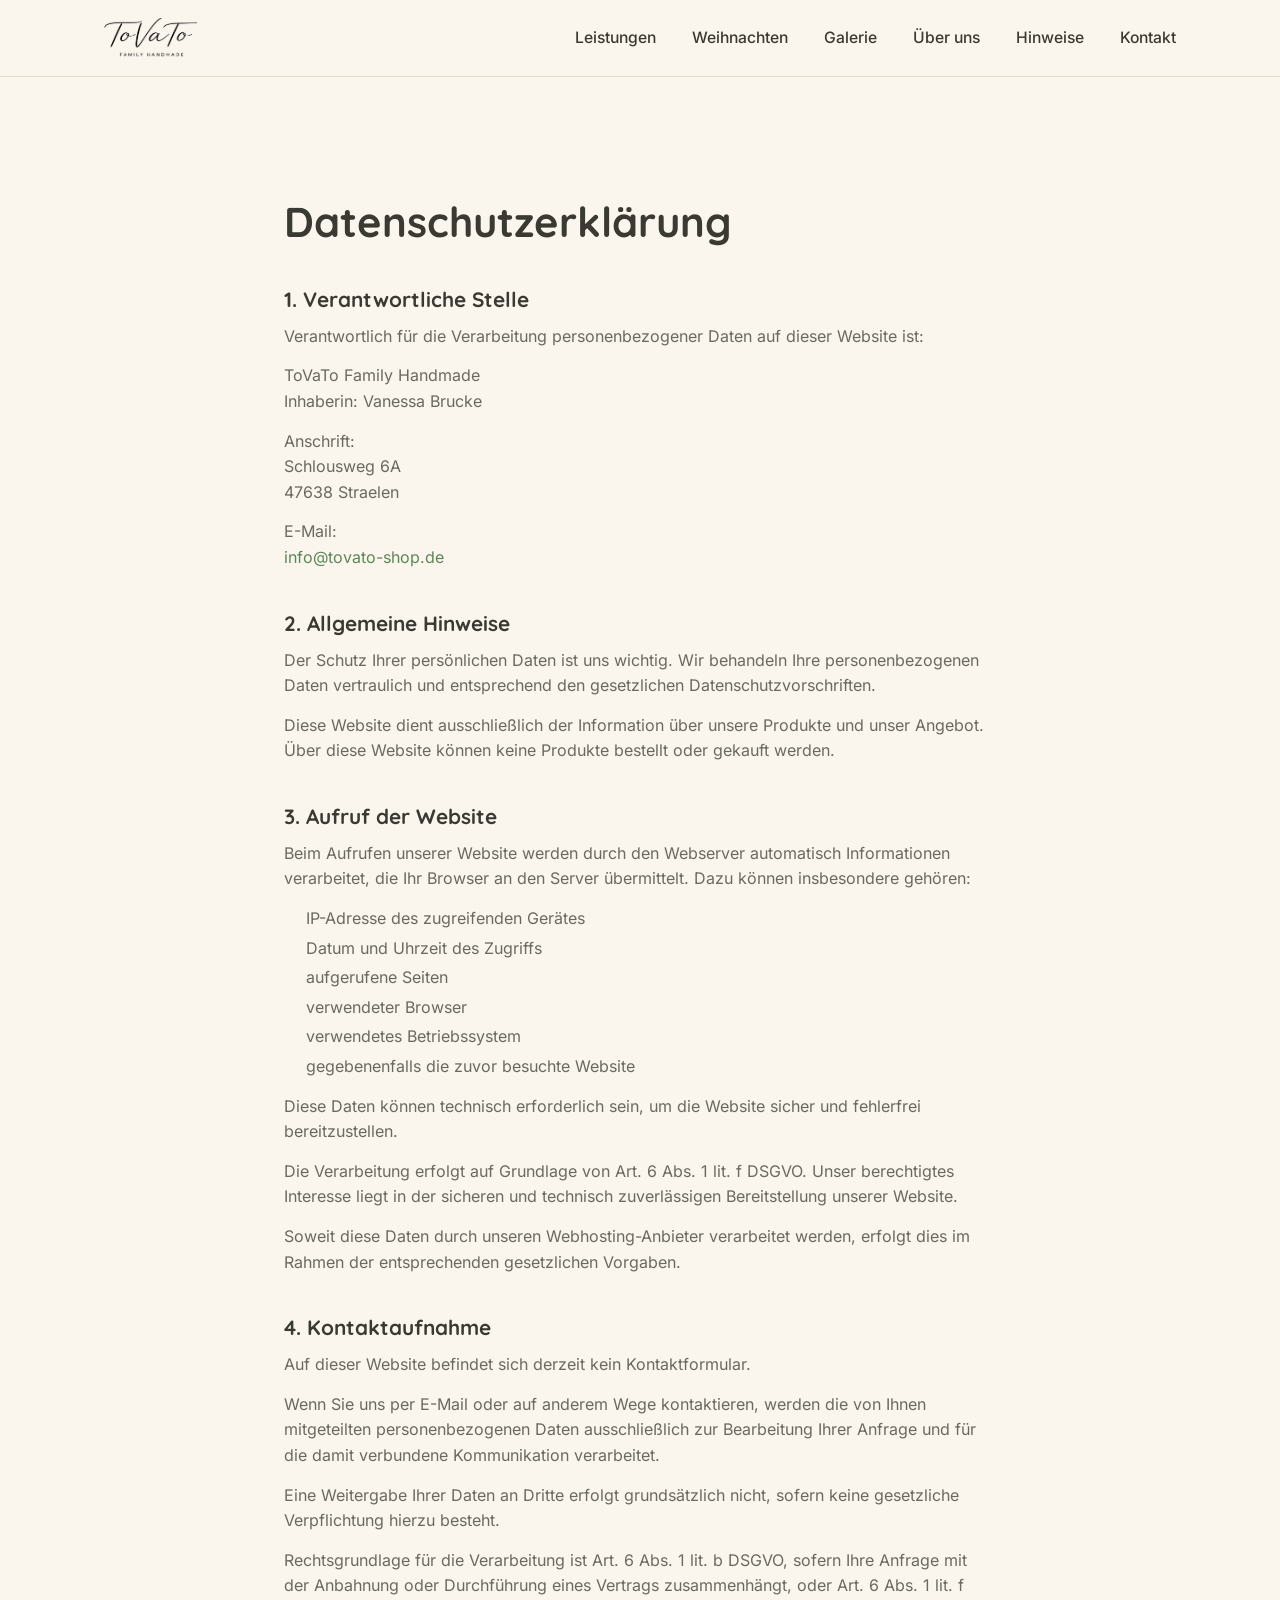
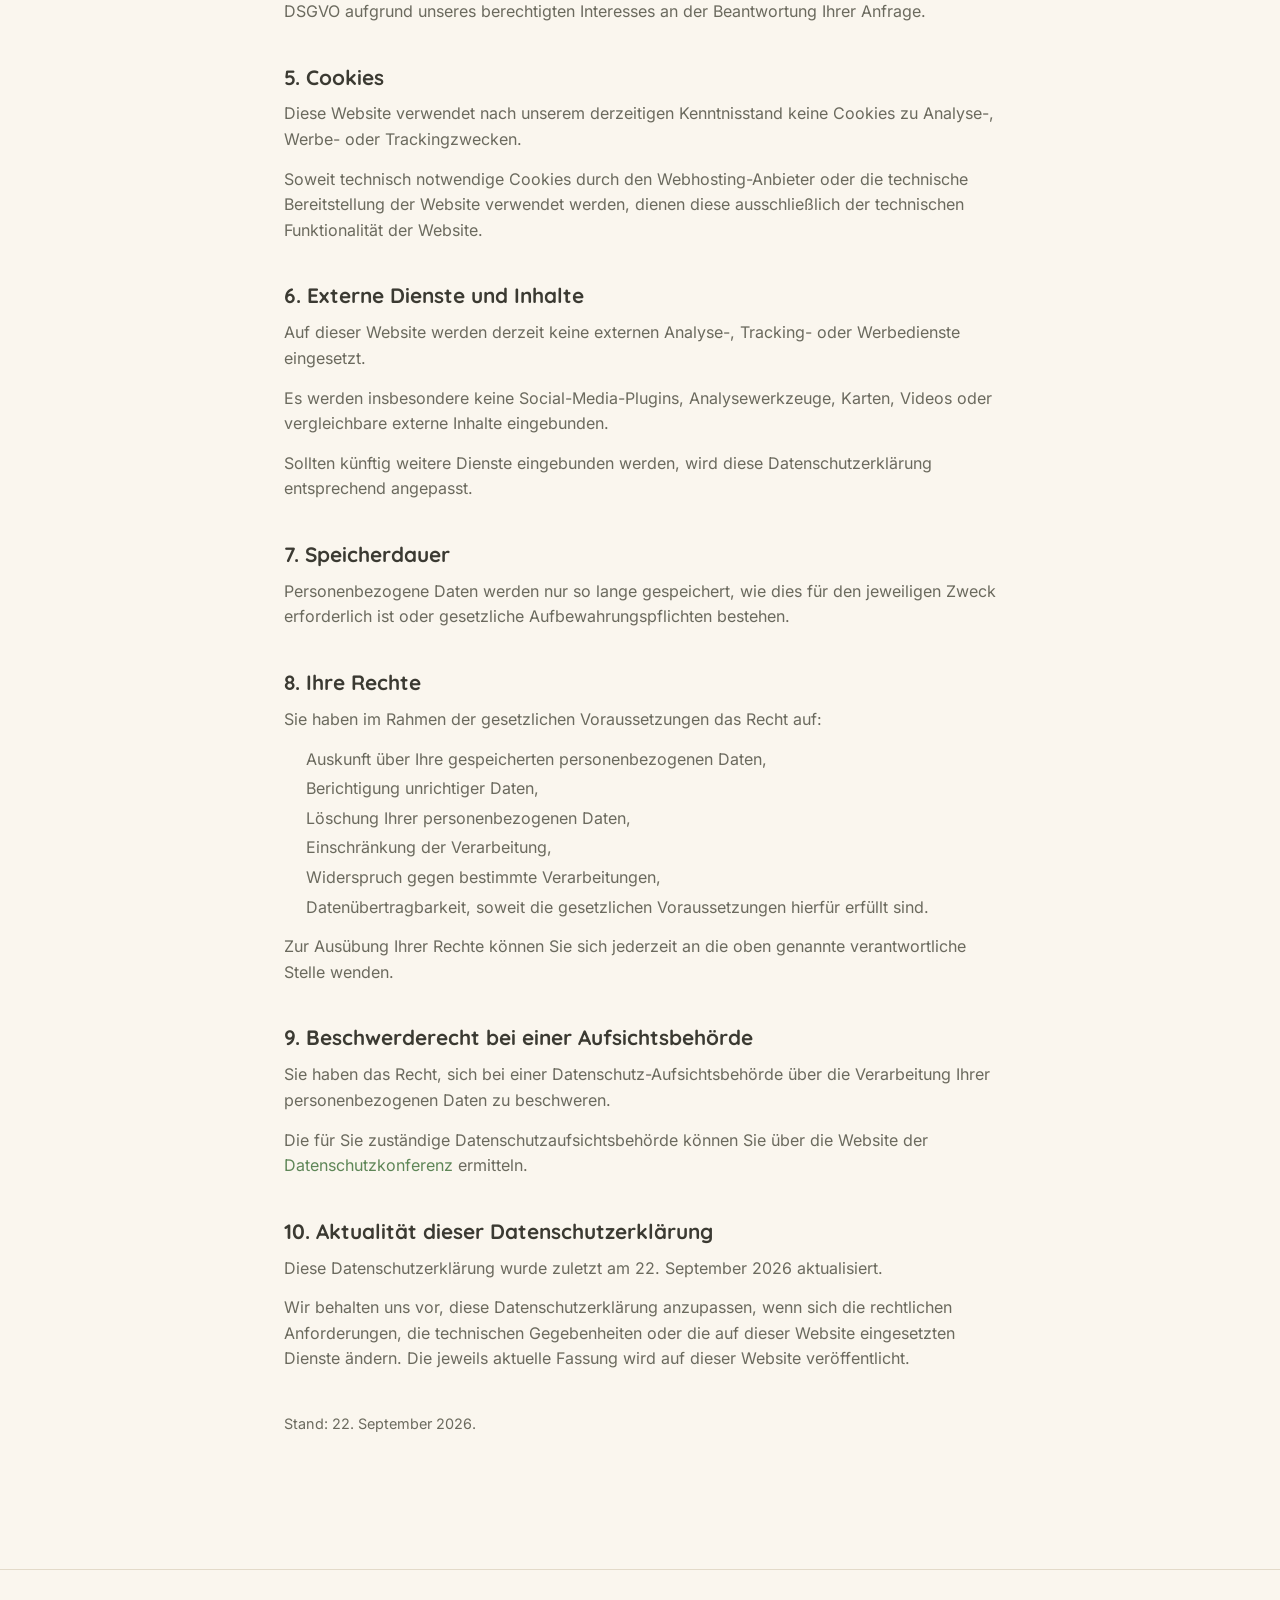
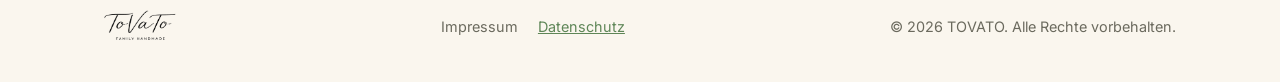
<file: datenschutz.html>
<!DOCTYPE html>
<html lang="de">
<head>
  <meta charset="UTF-8" />
  <meta name="viewport" content="width=device-width, initial-scale=1.0" />
  <title>Datenschutzerklärung — TOVATO Family Handmade</title>
  <meta name="description" content="Datenschutzerklärung von TOVATO Family Handmade." />

  <link rel="icon" href="assets/img/favicon.svg" type="image/svg+xml" />
  <link rel="stylesheet" href="assets/css/style.css" />
</head>
<body>

  <a class="skip-link" href="#main">Zum Inhalt springen</a>

  <header class="site-header" id="top">
    <div class="container header-inner">
      <a class="logo" href="index.html" aria-label="TOVATO Startseite">
        <img class="logo-img" src="assets/img/logo-transparent.png" alt="TOVATO – Family Handmade" />
      </a>

      <nav class="main-nav" id="main-nav">
        <ul>
          <li><a href="index.html#leistungen">Leistungen</a></li>
          <li><a href="index.html#weihnachten">Weihnachten</a></li>
          <li><a href="index.html#galerie">Galerie</a></li>
          <li><a href="index.html#ueber-uns">Über uns</a></li>
          <li><a href="index.html#zertifikate">Hinweise</a></li>
          <li><a href="index.html#kontakt">Kontakt</a></li>
        </ul>
      </nav>

      <button class="nav-toggle" id="nav-toggle" aria-expanded="false" aria-controls="main-nav" aria-label="Menü öffnen">
        <span></span>
        <span></span>
        <span></span>
      </button>
    </div>
  </header>

  <main id="main">
    <section class="section">
      <div class="container legal">
        <h1>Datenschutzerklärung</h1>

        <h2>1. Verantwortliche Stelle</h2>
        <p>Verantwortlich für die Verarbeitung personenbezogener Daten auf dieser Website ist:</p>
        <p>
          ToVaTo Family Handmade<br />
          Inhaberin: Vanessa Brucke
        </p>
        <p>
          Anschrift:<br />
          Schlousweg 6A<br />
          47638 Straelen
        </p>
        <p>
          E-Mail:<br />
          <a href="mailto:info@tovato-shop.de">info@tovato-shop.de</a>
        </p>

        <h2>2. Allgemeine Hinweise</h2>
        <p>Der Schutz Ihrer persönlichen Daten ist uns wichtig. Wir behandeln Ihre personenbezogenen Daten vertraulich und entsprechend den gesetzlichen Datenschutzvorschriften.</p>
        <p>Diese Website dient ausschließlich der Information über unsere Produkte und unser Angebot. Über diese Website können keine Produkte bestellt oder gekauft werden.</p>

        <h2>3. Aufruf der Website</h2>
        <p>Beim Aufrufen unserer Website werden durch den Webserver automatisch Informationen verarbeitet, die Ihr Browser an den Server übermittelt. Dazu können insbesondere gehören:</p>
        <ul>
          <li>IP-Adresse des zugreifenden Gerätes</li>
          <li>Datum und Uhrzeit des Zugriffs</li>
          <li>aufgerufene Seiten</li>
          <li>verwendeter Browser</li>
          <li>verwendetes Betriebssystem</li>
          <li>gegebenenfalls die zuvor besuchte Website</li>
        </ul>
        <p>Diese Daten können technisch erforderlich sein, um die Website sicher und fehlerfrei bereitzustellen.</p>
        <p>Die Verarbeitung erfolgt auf Grundlage von Art. 6 Abs. 1 lit. f DSGVO. Unser berechtigtes Interesse liegt in der sicheren und technisch zuverlässigen Bereitstellung unserer Website.</p>
        <p>Soweit diese Daten durch unseren Webhosting-Anbieter verarbeitet werden, erfolgt dies im Rahmen der entsprechenden gesetzlichen Vorgaben.</p>

        <h2>4. Kontaktaufnahme</h2>
        <p>Auf dieser Website befindet sich derzeit kein Kontaktformular.</p>
        <p>Wenn Sie uns per E-Mail oder auf anderem Wege kontaktieren, werden die von Ihnen mitgeteilten personenbezogenen Daten ausschließlich zur Bearbeitung Ihrer Anfrage und für die damit verbundene Kommunikation verarbeitet.</p>
        <p>Eine Weitergabe Ihrer Daten an Dritte erfolgt grundsätzlich nicht, sofern keine gesetzliche Verpflichtung hierzu besteht.</p>
        <p>Rechtsgrundlage für die Verarbeitung ist Art. 6 Abs. 1 lit. b DSGVO, sofern Ihre Anfrage mit der Anbahnung oder Durchführung eines Vertrags zusammenhängt, oder Art. 6 Abs. 1 lit. f DSGVO aufgrund unseres berechtigten Interesses an der Beantwortung Ihrer Anfrage.</p>

        <h2>5. Cookies</h2>
        <p>Diese Website verwendet nach unserem derzeitigen Kenntnisstand keine Cookies zu Analyse-, Werbe- oder Trackingzwecken.</p>
        <p>Soweit technisch notwendige Cookies durch den Webhosting-Anbieter oder die technische Bereitstellung der Website verwendet werden, dienen diese ausschließlich der technischen Funktionalität der Website.</p>

        <h2>6. Externe Dienste und Inhalte</h2>
        <p>Auf dieser Website werden derzeit keine externen Analyse-, Tracking- oder Werbedienste eingesetzt.</p>
        <p>Es werden insbesondere keine Social-Media-Plugins, Analysewerkzeuge, Karten, Videos oder vergleichbare externe Inhalte eingebunden.</p>
        <p>Sollten künftig weitere Dienste eingebunden werden, wird diese Datenschutzerklärung entsprechend angepasst.</p>

        <h2>7. Speicherdauer</h2>
        <p>Personenbezogene Daten werden nur so lange gespeichert, wie dies für den jeweiligen Zweck erforderlich ist oder gesetzliche Aufbewahrungspflichten bestehen.</p>

        <h2>8. Ihre Rechte</h2>
        <p>Sie haben im Rahmen der gesetzlichen Voraussetzungen das Recht auf:</p>
        <ul>
          <li>Auskunft über Ihre gespeicherten personenbezogenen Daten,</li>
          <li>Berichtigung unrichtiger Daten,</li>
          <li>Löschung Ihrer personenbezogenen Daten,</li>
          <li>Einschränkung der Verarbeitung,</li>
          <li>Widerspruch gegen bestimmte Verarbeitungen,</li>
          <li>Datenübertragbarkeit, soweit die gesetzlichen Voraussetzungen hierfür erfüllt sind.</li>
        </ul>
        <p>Zur Ausübung Ihrer Rechte können Sie sich jederzeit an die oben genannte verantwortliche Stelle wenden.</p>

        <h2>9. Beschwerderecht bei einer Aufsichtsbehörde</h2>
        <p>Sie haben das Recht, sich bei einer Datenschutz-Aufsichtsbehörde über die Verarbeitung Ihrer personenbezogenen Daten zu beschweren.</p>
        <p>Die für Sie zuständige Datenschutzaufsichtsbehörde können Sie über die Website der <a href="https://www.datenschutzkonferenz-online.de/datenschutzaufsichtsbehoerden.html" target="_blank" rel="noopener">Datenschutzkonferenz</a> ermitteln.</p>

        <h2>10. Aktualität dieser Datenschutzerklärung</h2>
        <p>Diese Datenschutzerklärung wurde zuletzt am 22. September 2026 aktualisiert.</p>
        <p>Wir behalten uns vor, diese Datenschutzerklärung anzupassen, wenn sich die rechtlichen Anforderungen, die technischen Gegebenheiten oder die auf dieser Website eingesetzten Dienste ändern. Die jeweils aktuelle Fassung wird auf dieser Website veröffentlicht.</p>
        <p class="legal-stand">Stand: 22. September 2026.</p>
      </div>
    </section>
  </main>

  <footer class="site-footer">
    <div class="container footer-inner">
      <a class="logo logo-footer" href="index.html" aria-label="TOVATO Startseite">
        <img class="logo-img" src="assets/img/logo-transparent.png" alt="TOVATO – Family Handmade" />
      </a>
      <ul class="footer-links">
        <li><a href="impressum.html">Impressum</a></li>
        <li><a href="datenschutz.html" aria-current="page">Datenschutz</a></li>
      </ul>
      <p class="footer-copy">&copy; 2026 TOVATO. Alle Rechte vorbehalten.</p>
    </div>
  </footer>

  <script src="assets/js/main.js"></script>
</body>
</html>
</file>
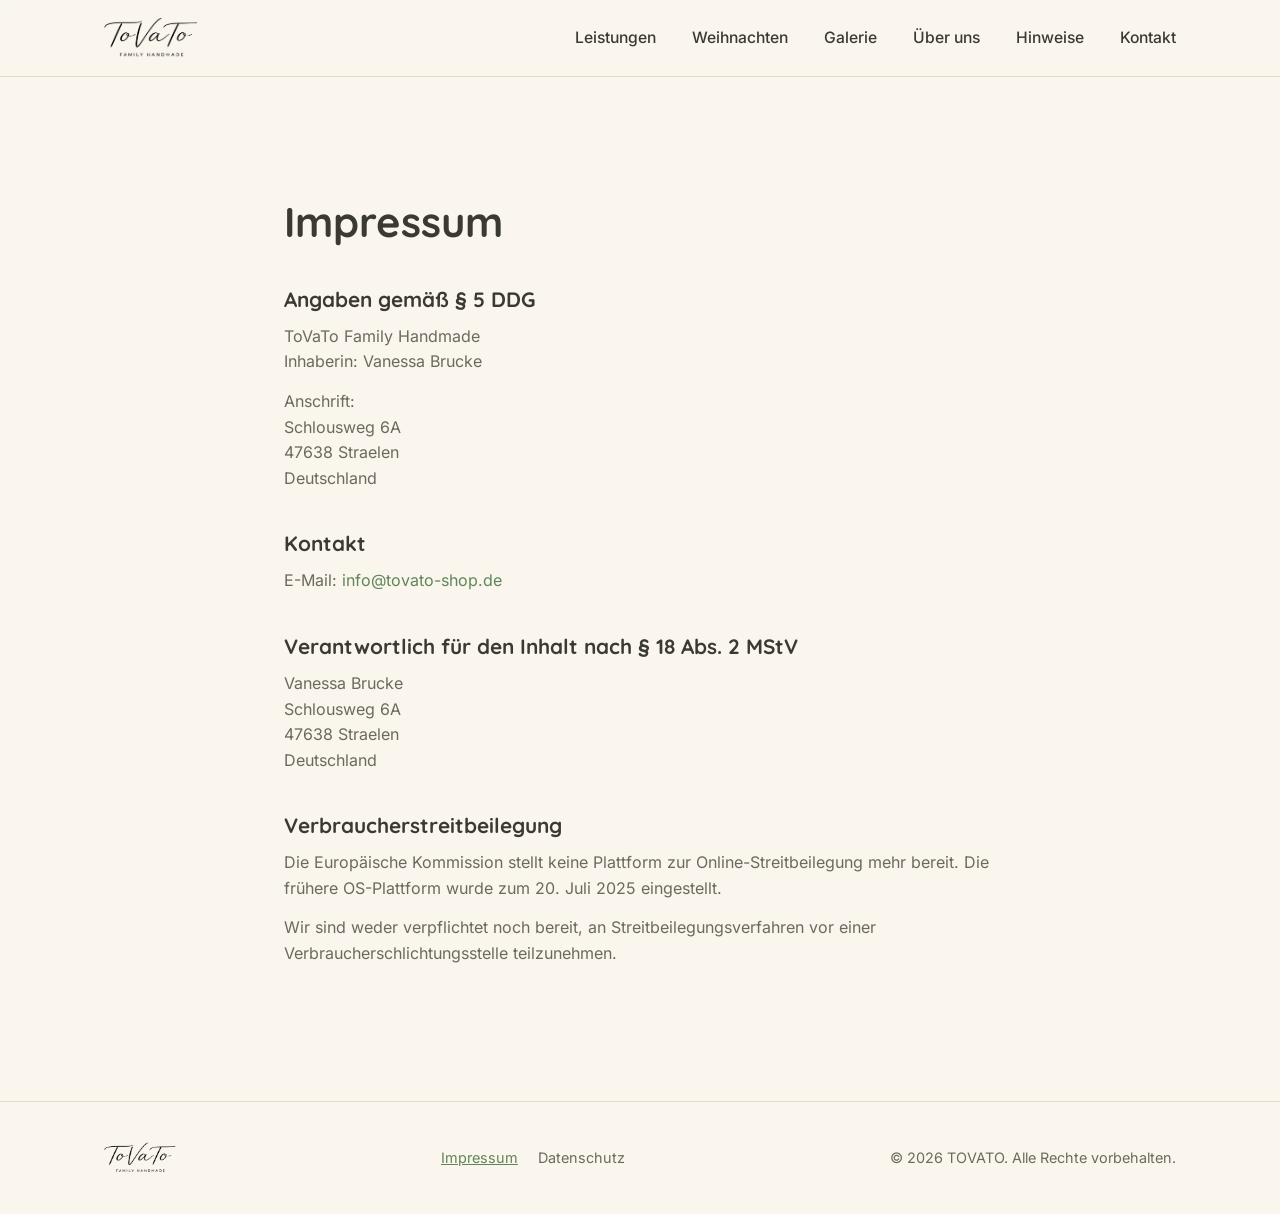
<file: impressum.html>
<!DOCTYPE html>
<html lang="de">
<head>
  <meta charset="UTF-8" />
  <meta name="viewport" content="width=device-width, initial-scale=1.0" />
  <title>Impressum — TOVATO Family Handmade</title>
  <meta name="description" content="Impressum von TOVATO Family Handmade, Inhaberin Vanessa Brucke, Straelen." />

  <link rel="icon" href="assets/img/favicon.svg" type="image/svg+xml" />
  <link rel="stylesheet" href="assets/css/style.css" />
</head>
<body>

  <a class="skip-link" href="#main">Zum Inhalt springen</a>

  <header class="site-header" id="top">
    <div class="container header-inner">
      <a class="logo" href="index.html" aria-label="TOVATO Startseite">
        <img class="logo-img" src="assets/img/logo-transparent.png" alt="TOVATO – Family Handmade" />
      </a>

      <nav class="main-nav" id="main-nav">
        <ul>
          <li><a href="index.html#leistungen">Leistungen</a></li>
          <li><a href="index.html#weihnachten">Weihnachten</a></li>
          <li><a href="index.html#galerie">Galerie</a></li>
          <li><a href="index.html#ueber-uns">Über uns</a></li>
          <li><a href="index.html#zertifikate">Hinweise</a></li>
          <li><a href="index.html#kontakt">Kontakt</a></li>
        </ul>
      </nav>

      <button class="nav-toggle" id="nav-toggle" aria-expanded="false" aria-controls="main-nav" aria-label="Menü öffnen">
        <span></span>
        <span></span>
        <span></span>
      </button>
    </div>
  </header>

  <main id="main">
    <section class="section">
      <div class="container legal">
        <h1>Impressum</h1>

        <h2>Angaben gemäß § 5 DDG</h2>
        <p>
          ToVaTo Family Handmade<br />
          Inhaberin: Vanessa Brucke
        </p>
        <p>
          Anschrift:<br />
          Schlousweg 6A<br />
          47638 Straelen<br />
          Deutschland
        </p>

        <h2>Kontakt</h2>
        <p>E-Mail: <a href="mailto:info@tovato-shop.de">info@tovato-shop.de</a></p>

        <h2>Verantwortlich für den Inhalt nach § 18 Abs. 2 MStV</h2>
        <p>
          Vanessa Brucke<br />
          Schlousweg 6A<br />
          47638 Straelen<br />
          Deutschland
        </p>

        <h2>Verbraucherstreitbeilegung</h2>
        <p>Die Europäische Kommission stellt keine Plattform zur Online-Streitbeilegung mehr bereit. Die frühere OS-Plattform wurde zum 20. Juli 2025 eingestellt.</p>
        <p>Wir sind weder verpflichtet noch bereit, an Streitbeilegungsverfahren vor einer Verbraucherschlichtungsstelle teilzunehmen.</p>
      </div>
    </section>
  </main>

  <footer class="site-footer">
    <div class="container footer-inner">
      <a class="logo logo-footer" href="index.html" aria-label="TOVATO Startseite">
        <img class="logo-img" src="assets/img/logo-transparent.png" alt="TOVATO – Family Handmade" />
      </a>
      <ul class="footer-links">
        <li><a href="impressum.html" aria-current="page">Impressum</a></li>
        <li><a href="datenschutz.html">Datenschutz</a></li>
      </ul>
      <p class="footer-copy">&copy; 2026 TOVATO. Alle Rechte vorbehalten.</p>
    </div>
  </footer>

  <script src="assets/js/main.js"></script>
</body>
</html>
</file>
<file: assets/css/style.css>
/* ---------- Fonts (lokal gehostet, SIL Open Font License) ---------- */
@font-face {
  font-family: 'Quicksand';
  font-style: normal;
  font-weight: 500 700;
  font-display: swap;
  src: url('../fonts/quicksand-latin-ext.woff2') format('woff2');
  unicode-range: U+0100-02BA, U+02BD-02C5, U+02C7-02CC, U+02CE-02D7, U+02DD-02FF, U+0304, U+0308, U+0329, U+1D00-1DBF, U+1E00-1E9F, U+1EF2-1EFF, U+2020, U+20A0-20AB, U+20AD-20C0, U+2113, U+2C60-2C7F, U+A720-A7FF;
}

@font-face {
  font-family: 'Quicksand';
  font-style: normal;
  font-weight: 500 700;
  font-display: swap;
  src: url('../fonts/quicksand-latin.woff2') format('woff2');
  unicode-range: U+0000-00FF, U+0131, U+0152-0153, U+02BB-02BC, U+02C6, U+02DA, U+02DC, U+0304, U+0308, U+0329, U+2000-206F, U+20AC, U+2122, U+2191, U+2193, U+2212, U+2215, U+FEFF, U+FFFD;
}

@font-face {
  font-family: 'Inter';
  font-style: normal;
  font-weight: 400 600;
  font-display: swap;
  src: url('../fonts/inter-latin-ext.woff2') format('woff2');
  unicode-range: U+0100-02BA, U+02BD-02C5, U+02C7-02CC, U+02CE-02D7, U+02DD-02FF, U+0304, U+0308, U+0329, U+1D00-1DBF, U+1E00-1E9F, U+1EF2-1EFF, U+2020, U+20A0-20AB, U+20AD-20C0, U+2113, U+2C60-2C7F, U+A720-A7FF;
}

@font-face {
  font-family: 'Inter';
  font-style: normal;
  font-weight: 400 600;
  font-display: swap;
  src: url('../fonts/inter-latin.woff2') format('woff2');
  unicode-range: U+0000-00FF, U+0131, U+0152-0153, U+02BB-02BC, U+02C6, U+02DA, U+02DC, U+0304, U+0308, U+0329, U+2000-206F, U+20AC, U+2122, U+2191, U+2193, U+2212, U+2215, U+FEFF, U+FFFD;
}

/* ---------- Design tokens ---------- */
:root {
  --color-bg: #FAF6EE;
  --color-bg-alt: #F1EAD9;
  --color-surface: #FFFFFF;
  --color-green: #B9D2AE;
  --color-green-dark: #7FA377;
  --color-green-darker: #5E8657;
  --color-green-light: #E3EEDC;
  --color-text: #3B3A32;
  --color-text-muted: #6B6A5E;
  --color-border: #E3DAC9;

  --font-heading: 'Quicksand', 'Inter', system-ui, sans-serif;
  --font-body: 'Inter', system-ui, sans-serif;

  --container-width: 1120px;
  --radius-sm: 3px;
  --radius-md: 6px;
  --radius-lg: 10px;
  --radius-badge: 4px;

  --shadow-soft: 0 12px 32px rgba(94, 134, 87, 0.10);
}

/* ---------- Reset ---------- */
* {
  box-sizing: border-box;
  margin: 0;
  padding: 0;
}

html {
  scroll-behavior: smooth;
}

body {
  font-family: var(--font-body);
  background: var(--color-bg);
  color: var(--color-text);
  line-height: 1.6;
  -webkit-font-smoothing: antialiased;
}

img, svg {
  display: block;
  max-width: 100%;
}

a {
  color: inherit;
  text-decoration: none;
}

ul {
  list-style: none;
}

h1, h2, h3 {
  font-family: var(--font-heading);
  font-weight: 700;
  line-height: 1.2;
  color: var(--color-text);
}

.container {
  width: 100%;
  max-width: var(--container-width);
  margin: 0 auto;
  padding: 0 24px;
}

.skip-link {
  position: absolute;
  left: -999px;
  top: 0;
  background: var(--color-green-dark);
  color: #fff;
  padding: 12px 20px;
  border-radius: 0 0 8px 0;
  z-index: 200;
}

.skip-link:focus {
  left: 0;
}

/* ---------- Buttons ---------- */
.btn {
  display: inline-flex;
  align-items: center;
  justify-content: center;
  padding: 14px 28px;
  border-radius: var(--radius-sm);
  font-family: var(--font-heading);
  font-weight: 600;
  font-size: 0.98rem;
  transition: transform 0.2s ease, box-shadow 0.2s ease, background 0.2s ease;
  border: 1.5px solid transparent;
}

.btn-primary {
  background: var(--color-green-dark);
  color: #fff;
}

.btn-primary:hover {
  background: var(--color-green-darker);
  transform: translateY(-2px);
  box-shadow: var(--shadow-soft);
}

.btn-secondary {
  background: transparent;
  border-color: var(--color-green-dark);
  color: var(--color-green-darker);
}

.btn-secondary:hover {
  background: var(--color-green-light);
  transform: translateY(-2px);
}

/* ---------- Header ---------- */
.site-header {
  position: sticky;
  top: 0;
  z-index: 100;
  background: rgba(250, 246, 238, 0.85);
  backdrop-filter: blur(10px);
  border-bottom: 1px solid var(--color-border);
}

.header-inner {
  display: flex;
  align-items: center;
  justify-content: space-between;
  height: 76px;
}

.logo {
  display: flex;
  align-items: center;
  gap: 10px;
}

.logo-img {
  height: 42px;
  width: auto;
}

.logo-footer .logo-img {
  height: 32px;
}

.main-nav ul {
  display: flex;
  gap: 36px;
}

.main-nav a {
  font-weight: 500;
  font-size: 0.98rem;
  position: relative;
  padding: 6px 0;
}

.main-nav a::after {
  content: "";
  position: absolute;
  left: 0;
  bottom: 0;
  width: 0;
  height: 2px;
  background: var(--color-green-dark);
  transition: width 0.25s ease;
}

.main-nav a:hover::after {
  width: 100%;
}

.nav-toggle {
  display: none;
  flex-direction: column;
  justify-content: center;
  gap: 5px;
  width: 42px;
  height: 42px;
  border-radius: var(--radius-sm);
  border: 1.5px solid var(--color-border);
  background: var(--color-surface);
  cursor: pointer;
}

.nav-toggle span {
  display: block;
  width: 18px;
  height: 2px;
  margin: 0 auto;
  background: var(--color-text);
  transition: transform 0.25s ease, opacity 0.25s ease;
}

.nav-toggle.open span:nth-child(1) {
  transform: translateY(7px) rotate(45deg);
}

.nav-toggle.open span:nth-child(2) {
  opacity: 0;
}

.nav-toggle.open span:nth-child(3) {
  transform: translateY(-7px) rotate(-45deg);
}

/* ---------- Sections ---------- */
.section {
  padding: 120px 0;
}

.section-alt {
  background: var(--color-bg-alt);
}

.eyebrow {
  display: inline-block;
  font-family: var(--font-heading);
  font-weight: 600;
  letter-spacing: 0.12em;
  text-transform: uppercase;
  font-size: 0.8rem;
  color: var(--color-green-darker);
  margin-bottom: 14px;
}

.section-heading {
  max-width: 640px;
  margin: 0 auto 56px;
  text-align: center;
}

.section-heading h2 {
  font-size: clamp(1.8rem, 3vw, 2.4rem);
  margin-bottom: 16px;
}

.section-lead {
  color: var(--color-text-muted);
  font-size: 1.05rem;
}

/* ---------- Hero ---------- */
.hero {
  position: relative;
  overflow: hidden;
  padding: 140px 0 120px;
}

.hero-blob {
  position: absolute;
  top: -220px;
  right: -180px;
  width: 480px;
  height: 480px;
  background: var(--color-green-light);
  transform: rotate(18deg);
  opacity: 0.6;
  z-index: 0;
}

.hero-blob::after {
  content: "";
  position: absolute;
  inset: 60px;
  border: 1.5px solid var(--color-green-dark);
  opacity: 0.35;
  transform: rotate(12deg);
}

.hero-inner {
  position: relative;
  z-index: 1;
  display: grid;
  grid-template-columns: 1.05fr 0.95fr;
  gap: 56px;
  align-items: center;
}

.hero h1 {
  font-size: clamp(2.4rem, 5vw, 3.6rem);
  margin-bottom: 24px;
}

.hero-text {
  font-size: 1.1rem;
  color: var(--color-text-muted);
  max-width: 560px;
  margin-bottom: 40px;
}

.hero-actions {
  display: flex;
  gap: 16px;
  flex-wrap: wrap;
}

.hero-media {
  position: relative;
  border-radius: var(--radius-md);
  overflow: hidden;
  box-shadow: var(--shadow-soft);
  border: 1px solid var(--color-border);
  aspect-ratio: 4 / 3.4;
}

.hero-media img {
  width: 100%;
  height: 100%;
  object-fit: cover;
}

/* ---------- About ---------- */
.about-grid {
  display: grid;
  grid-template-columns: 0.8fr 1.2fr;
  gap: 64px;
  align-items: center;
}

.about-visual {
  display: flex;
  justify-content: center;
}

.about-shape {
  width: 280px;
  height: 340px;
  display: flex;
  align-items: center;
  justify-content: center;
  background: var(--color-surface);
  border-radius: var(--radius-md);
  box-shadow: var(--shadow-soft);
  overflow: hidden;
}

.about-shape img {
  width: 100%;
  height: 100%;
  object-fit: cover;
}

.about-content h2 {
  font-size: clamp(1.8rem, 3vw, 2.4rem);
  margin-bottom: 20px;
}

.about-content p {
  color: var(--color-text-muted);
  margin-bottom: 18px;
  max-width: 560px;
}

/* ---------- Hinweise (Accordion) ---------- */
.info-accordion-list {
  display: flex;
  flex-direction: column;
  gap: 16px;
  max-width: 820px;
  margin: 0 auto;
}

.info-accordion {
  background: var(--color-surface);
  border: 1px solid var(--color-border);
  border-radius: var(--radius-sm);
  padding: 8px 28px;
}

.info-accordion summary {
  list-style: none;
  cursor: pointer;
  font-family: var(--font-heading);
  font-weight: 600;
  font-size: 1.15rem;
  padding: 20px 0;
  display: flex;
  align-items: center;
  justify-content: space-between;
  gap: 16px;
}

.info-accordion summary::-webkit-details-marker {
  display: none;
}

.info-accordion summary::after {
  content: "+";
  flex: 0 0 auto;
  font-size: 1.4rem;
  font-weight: 400;
  color: var(--color-green-darker);
  transition: transform 0.25s ease;
}

.info-accordion[open] summary::after {
  transform: rotate(45deg);
}

.info-content {
  padding: 4px 0 28px;
  border-top: 1px solid var(--color-border);
}

.info-content h4 {
  font-family: var(--font-heading);
  font-weight: 600;
  font-size: 1rem;
  color: var(--color-green-darker);
  margin: 24px 0 10px;
}

.info-content p {
  color: var(--color-text-muted);
  font-size: 0.95rem;
  margin-top: 14px;
}

.info-content p:first-child {
  margin-top: 20px;
}

.info-content ul {
  margin-top: 14px;
  padding-left: 4px;
}

.info-content li {
  position: relative;
  padding-left: 22px;
  color: var(--color-text-muted);
  font-size: 0.95rem;
  margin-top: 8px;
}

.info-content li::before {
  content: "";
  position: absolute;
  left: 4px;
  top: 9px;
  width: 6px;
  height: 6px;
  border-radius: 50%;
  background: var(--color-green-dark);
}

.info-note {
  font-style: italic;
  font-size: 0.88rem;
}

/* ---------- Services ---------- */
.service-grid {
  display: grid;
  grid-template-columns: repeat(5, 1fr);
  gap: 20px;
}

.service-card {
  background: var(--color-surface);
  border: 1px solid var(--color-border);
  border-radius: var(--radius-sm);
  padding: 28px 22px;
  text-align: left;
  transition: transform 0.25s ease, box-shadow 0.25s ease;
}

.service-card:hover {
  transform: translateY(-4px);
  box-shadow: var(--shadow-soft);
}

.service-icon {
  width: 52px;
  height: 52px;
  display: flex;
  align-items: center;
  justify-content: center;
  background: var(--color-green-light);
  border-radius: var(--radius-badge);
  margin-bottom: 20px;
}

.service-card h3 {
  font-size: 1.02rem;
  margin-bottom: 10px;
}

.service-card p {
  color: var(--color-text-muted);
  font-size: 0.9rem;
}

/* ---------- Gallery carousel ---------- */
.carousel {
  position: relative;
  display: flex;
  align-items: center;
  gap: 16px;
}

.carousel-track {
  display: flex;
  gap: 20px;
  overflow-x: auto;
  scroll-snap-type: x mandatory;
  scroll-behavior: smooth;
  padding: 6px 6px 20px;
  margin: 0 -6px;
  scrollbar-width: thin;
  scrollbar-color: var(--color-green-dark) transparent;
}

.carousel-track:focus-visible {
  outline: 2px solid var(--color-green-dark);
  outline-offset: 4px;
}

.carousel-track::-webkit-scrollbar {
  height: 6px;
}

.carousel-track::-webkit-scrollbar-track {
  background: var(--color-border);
  border-radius: 999px;
}

.carousel-track::-webkit-scrollbar-thumb {
  background: var(--color-green-dark);
  border-radius: 999px;
}

.carousel-item {
  flex: 0 0 auto;
  scroll-snap-align: center;
  width: min(360px, 78vw);
  aspect-ratio: 1 / 1;
  overflow: hidden;
  border-radius: var(--radius-sm);
  border: 1px solid var(--color-border);
  background: var(--color-surface);
}

.carousel-item img {
  width: 100%;
  height: 100%;
  object-fit: cover;
  transition: transform 0.4s ease;
}

.carousel-item:hover img {
  transform: scale(1.06);
}

.carousel-btn {
  flex: 0 0 auto;
  display: flex;
  align-items: center;
  justify-content: center;
  width: 46px;
  height: 46px;
  border-radius: 50%;
  border: 1.5px solid var(--color-border);
  background: var(--color-surface);
  color: var(--color-green-darker);
  cursor: pointer;
  transition: transform 0.2s ease, box-shadow 0.2s ease, background 0.2s ease;
}

.carousel-btn:hover {
  background: var(--color-green-light);
  transform: translateY(-2px);
  box-shadow: var(--shadow-soft);
}

/* ---------- Contact ---------- */
.contact-grid {
  display: grid;
  grid-template-columns: repeat(3, 1fr);
  gap: 24px;
}

.contact-grid-single {
  grid-template-columns: 1fr;
  max-width: 360px;
  margin: 0 auto;
}

.contact-card {
  display: block;
  background: var(--color-surface);
  border: 1px solid var(--color-border);
  border-radius: var(--radius-sm);
  padding: 32px;
  transition: transform 0.25s ease, box-shadow 0.25s ease;
}

a.contact-card:hover {
  transform: translateY(-4px);
  box-shadow: var(--shadow-soft);
}

.contact-icon {
  width: 52px;
  height: 52px;
  display: flex;
  align-items: center;
  justify-content: center;
  background: var(--color-green-light);
  border-radius: var(--radius-badge);
  margin-bottom: 20px;
}

.contact-card h3 {
  font-size: 1.05rem;
  margin-bottom: 8px;
}

.contact-card p {
  color: var(--color-text-muted);
}

/* ---------- Footer ---------- */
.site-footer {
  border-top: 1px solid var(--color-border);
  padding: 40px 0;
}

.footer-inner {
  display: flex;
  align-items: center;
  justify-content: space-between;
  flex-wrap: wrap;
  gap: 16px;
}

.footer-copy {
  color: var(--color-text-muted);
  font-size: 0.9rem;
}

.footer-links {
  display: flex;
  gap: 20px;
  list-style: none;
  font-size: 0.9rem;
}

.footer-links a {
  color: var(--color-text-muted);
  text-decoration: none;
}

.footer-links a:hover,
.footer-links a[aria-current="page"] {
  color: var(--color-green-darker);
  text-decoration: underline;
}

/* ---------- Rechtliche Seiten ---------- */
.legal {
  max-width: 760px;
}

.legal h1 {
  font-family: var(--font-heading);
  font-size: clamp(2rem, 4vw, 2.6rem);
  margin-bottom: 32px;
}

.legal h2 {
  font-family: var(--font-heading);
  font-size: 1.3rem;
  margin: 40px 0 12px;
}

.legal p,
.legal ul {
  margin-bottom: 14px;
  color: var(--color-text-muted);
}

.legal ul {
  padding-left: 22px;
}

.legal li {
  margin-bottom: 4px;
}

.legal a {
  color: var(--color-green-darker);
}

.legal .legal-stand {
  margin-top: 40px;
  font-size: 0.9rem;
}

/* ---------- Scroll reveal ---------- */
.reveal {
  opacity: 0;
  transform: translateY(18px);
  transition: opacity 0.6s ease, transform 0.6s ease;
}

.reveal.is-visible {
  opacity: 1;
  transform: translateY(0);
}

/* ---------- Responsive ---------- */
@media (max-width: 960px) {
  .hero-inner {
    grid-template-columns: 1fr;
  }

  .hero-media {
    aspect-ratio: 16 / 9;
    order: -1;
  }
}

@media (max-width: 860px) {
  .about-grid {
    grid-template-columns: 1fr;
    gap: 40px;
    text-align: center;
  }

  .about-content p {
    margin-left: auto;
    margin-right: auto;
  }

  .about-shape {
    margin: 0 auto;
  }

  .service-grid {
    grid-template-columns: repeat(2, 1fr);
  }

  .contact-grid {
    grid-template-columns: 1fr;
  }
}

@media (max-width: 640px) {
  .carousel-btn {
    display: none;
  }
}

@media (max-width: 720px) {
  .main-nav {
    position: absolute;
    top: 76px;
    left: 0;
    right: 0;
    background: var(--color-bg);
    border-bottom: 1px solid var(--color-border);
    max-height: 0;
    overflow: hidden;
    transition: max-height 0.3s ease;
  }

  .main-nav.open {
    max-height: 380px;
  }

  .main-nav ul {
    flex-direction: column;
    gap: 0;
    padding: 8px 24px 20px;
  }

  .main-nav li {
    border-bottom: 1px solid var(--color-border);
  }

  .main-nav a {
    display: block;
    padding: 14px 0;
  }

  .nav-toggle {
    display: flex;
  }

  .section {
    padding: 80px 0;
  }

  .hero {
    padding: 100px 0 80px;
  }

  .service-grid {
    grid-template-columns: 1fr;
  }

  .info-accordion {
    padding: 4px 18px;
  }
}
</file>
